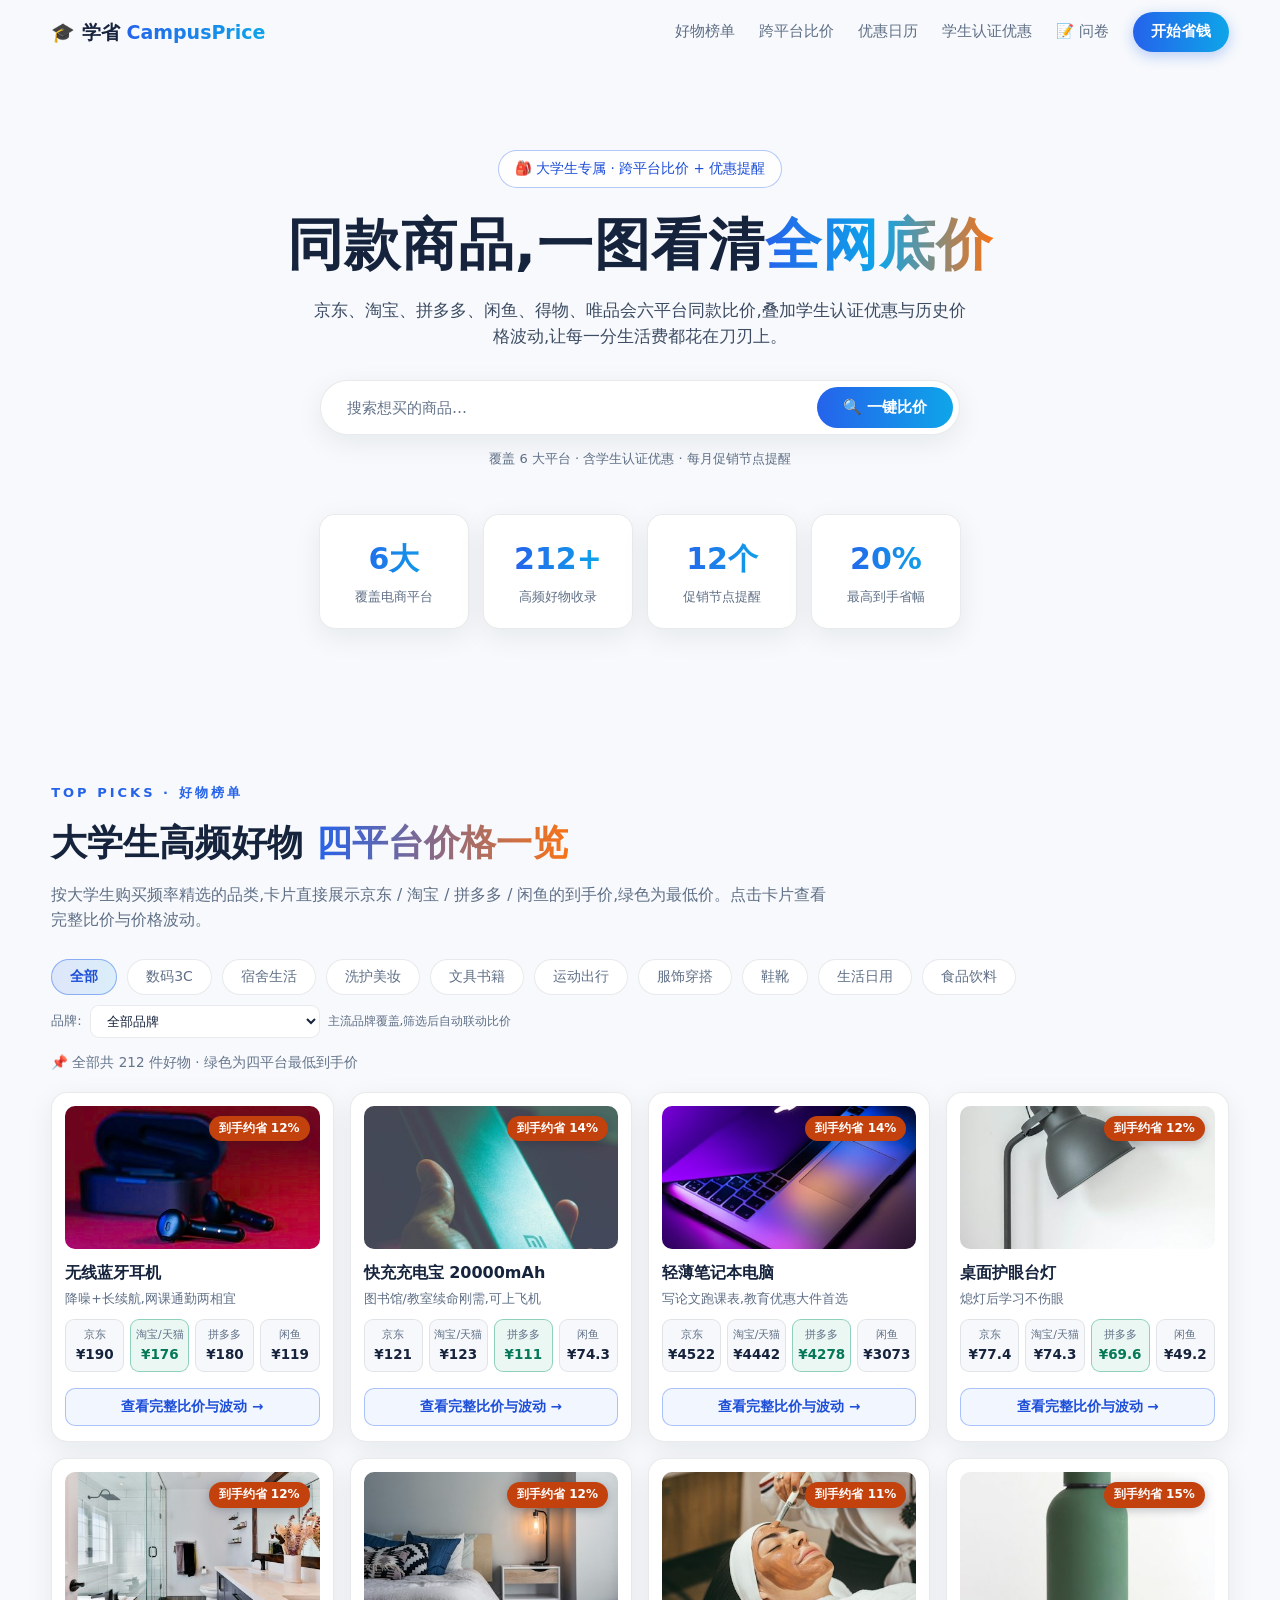
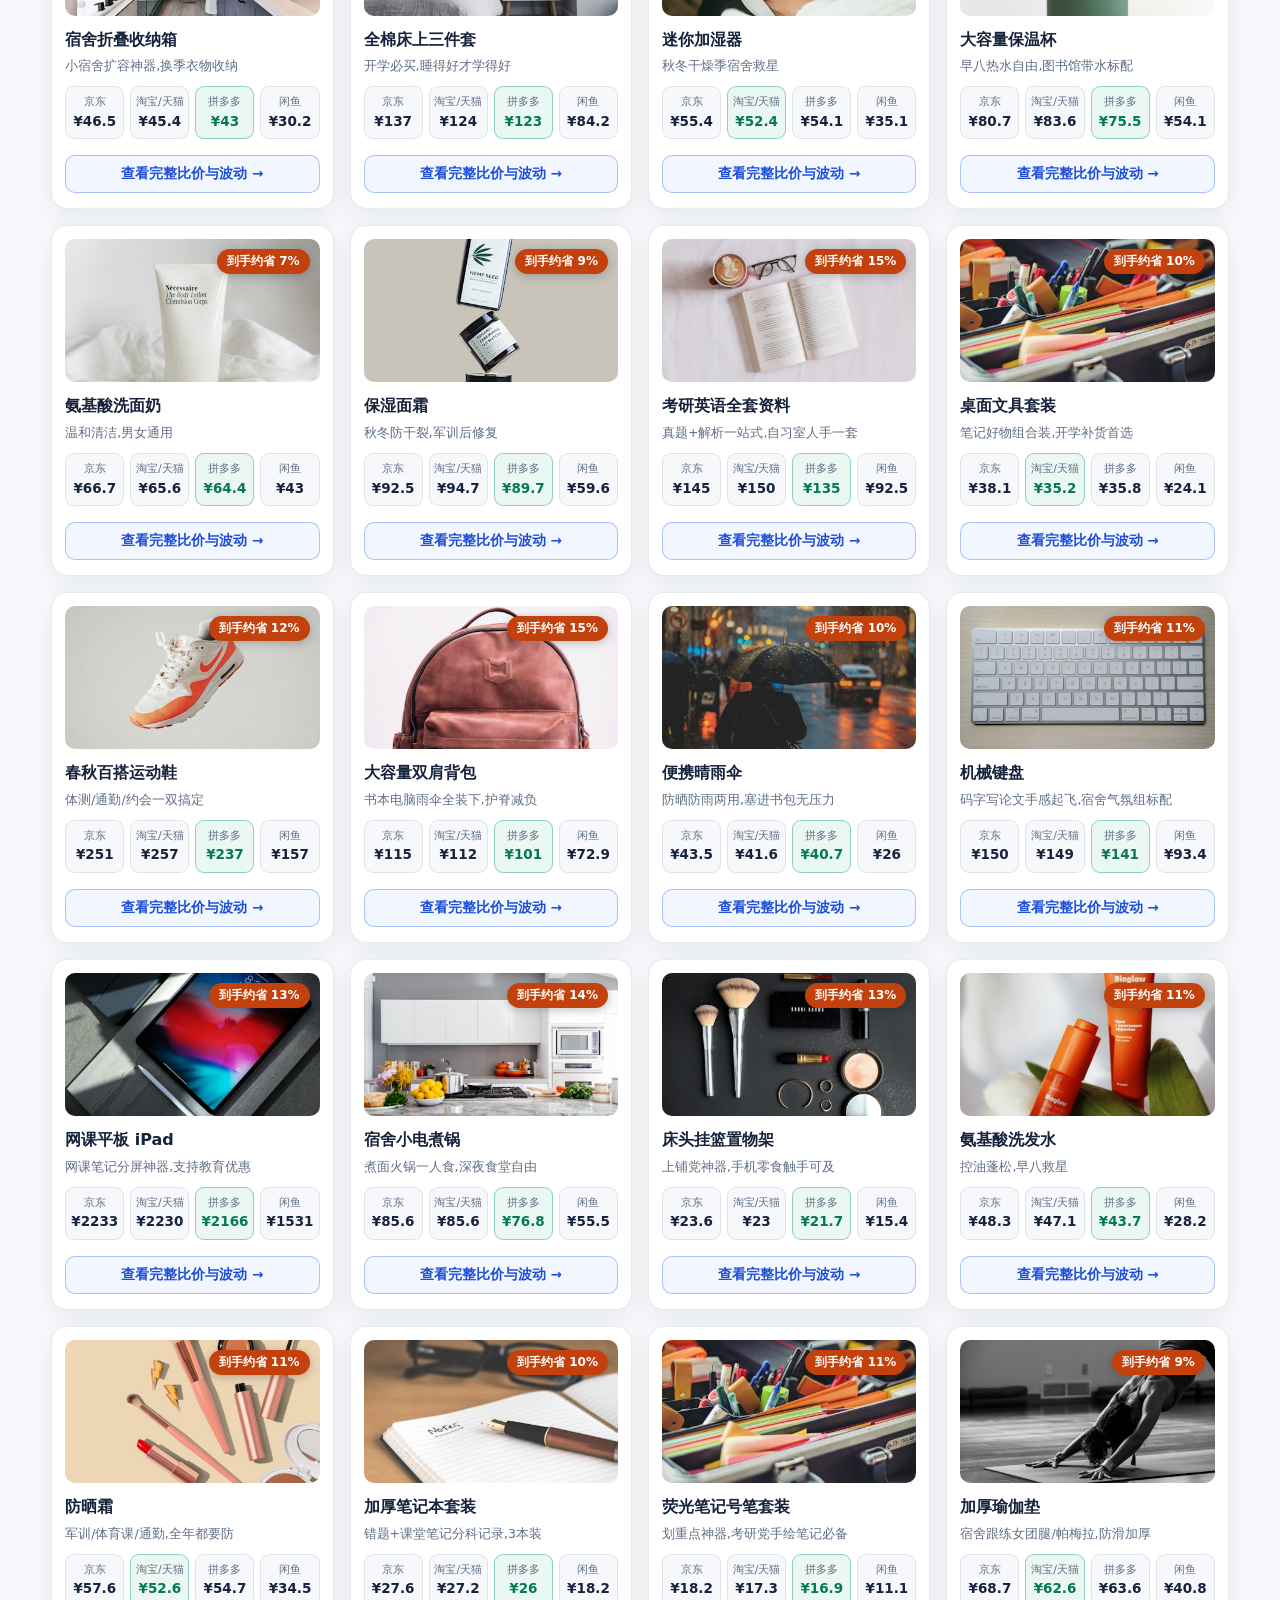
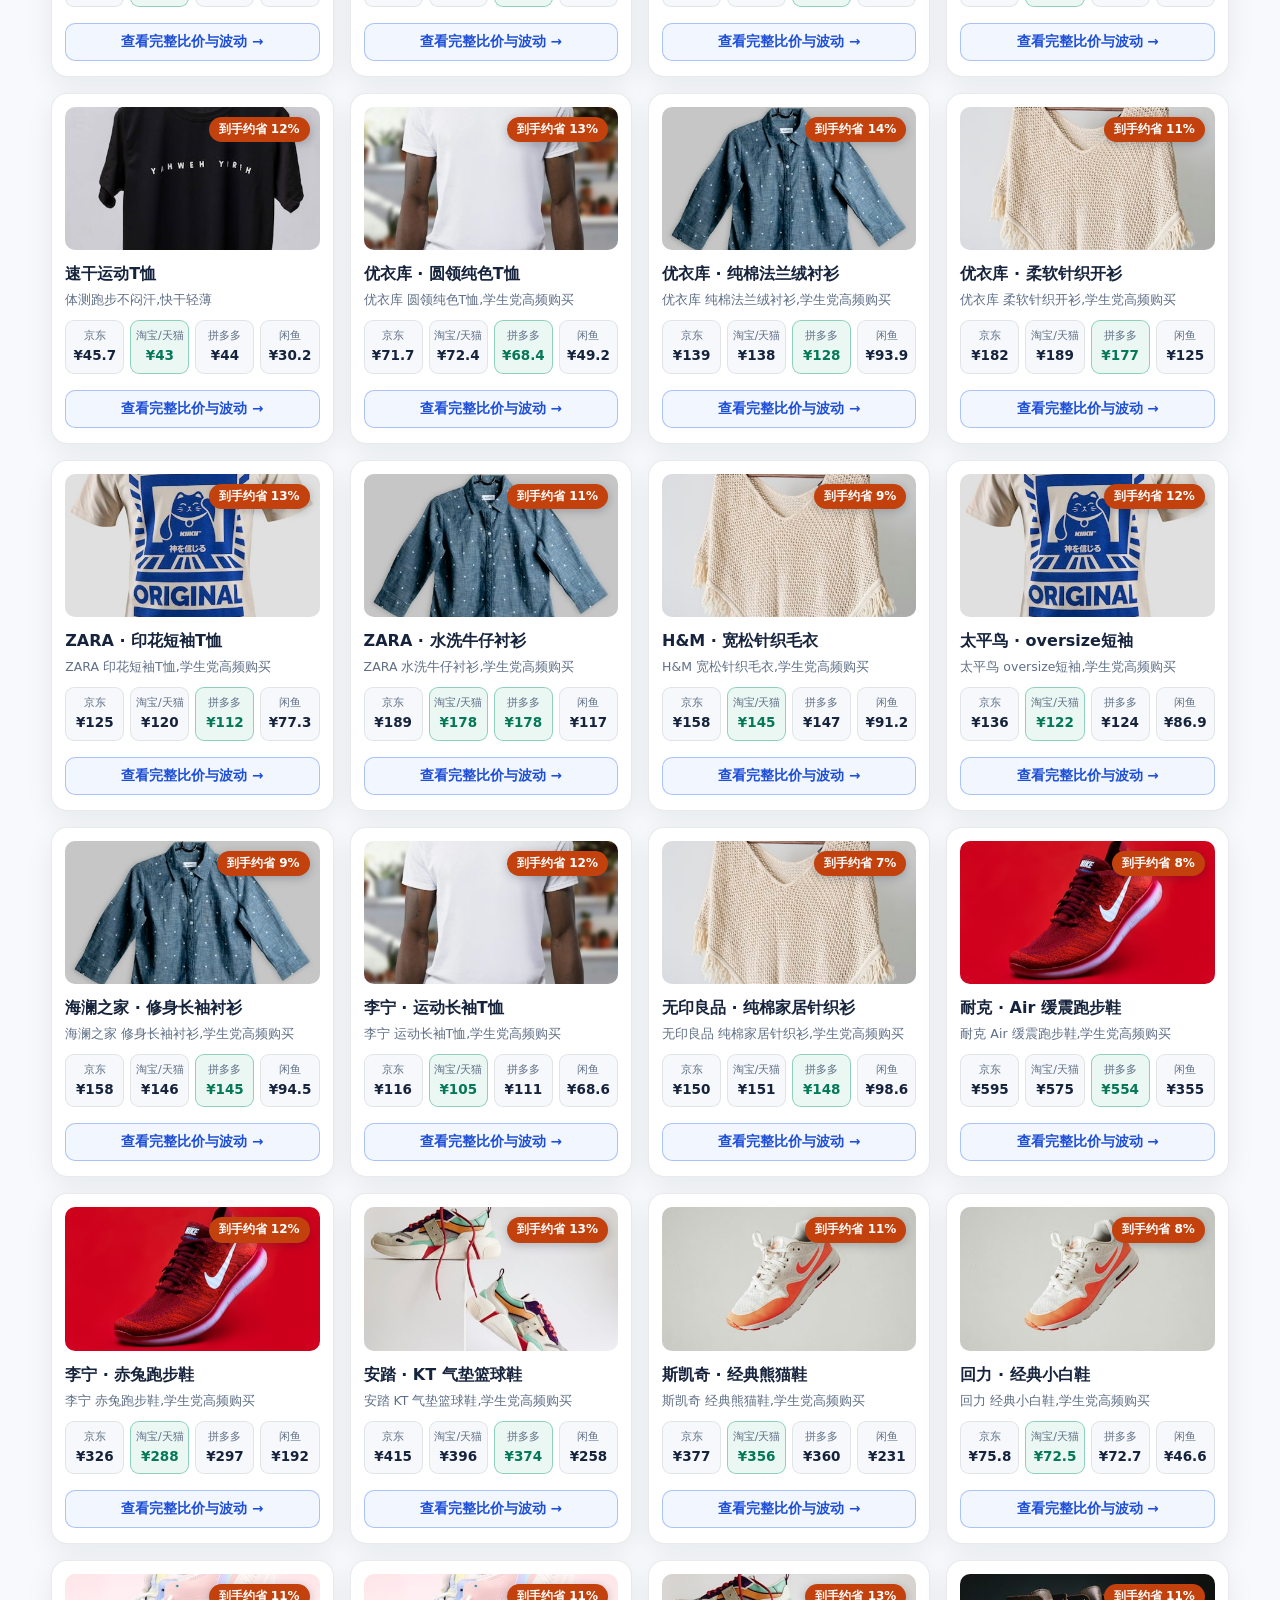
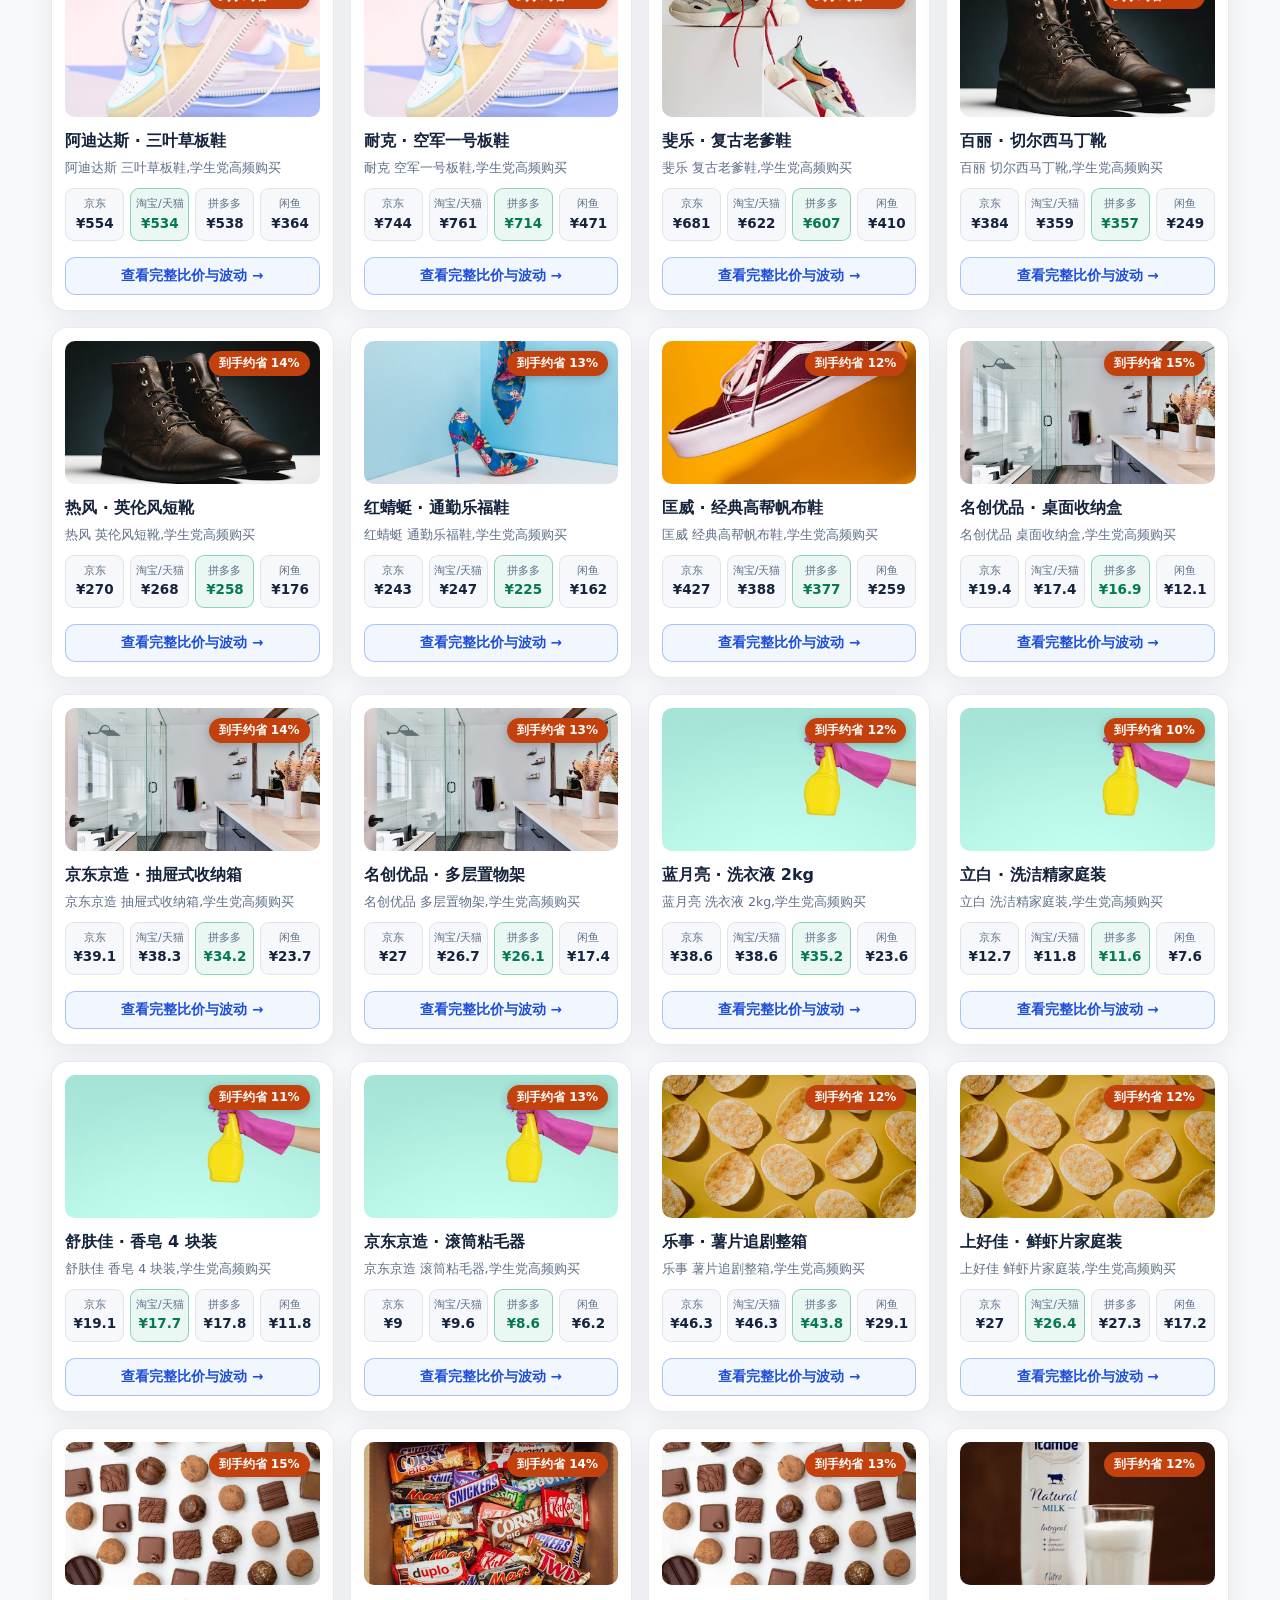
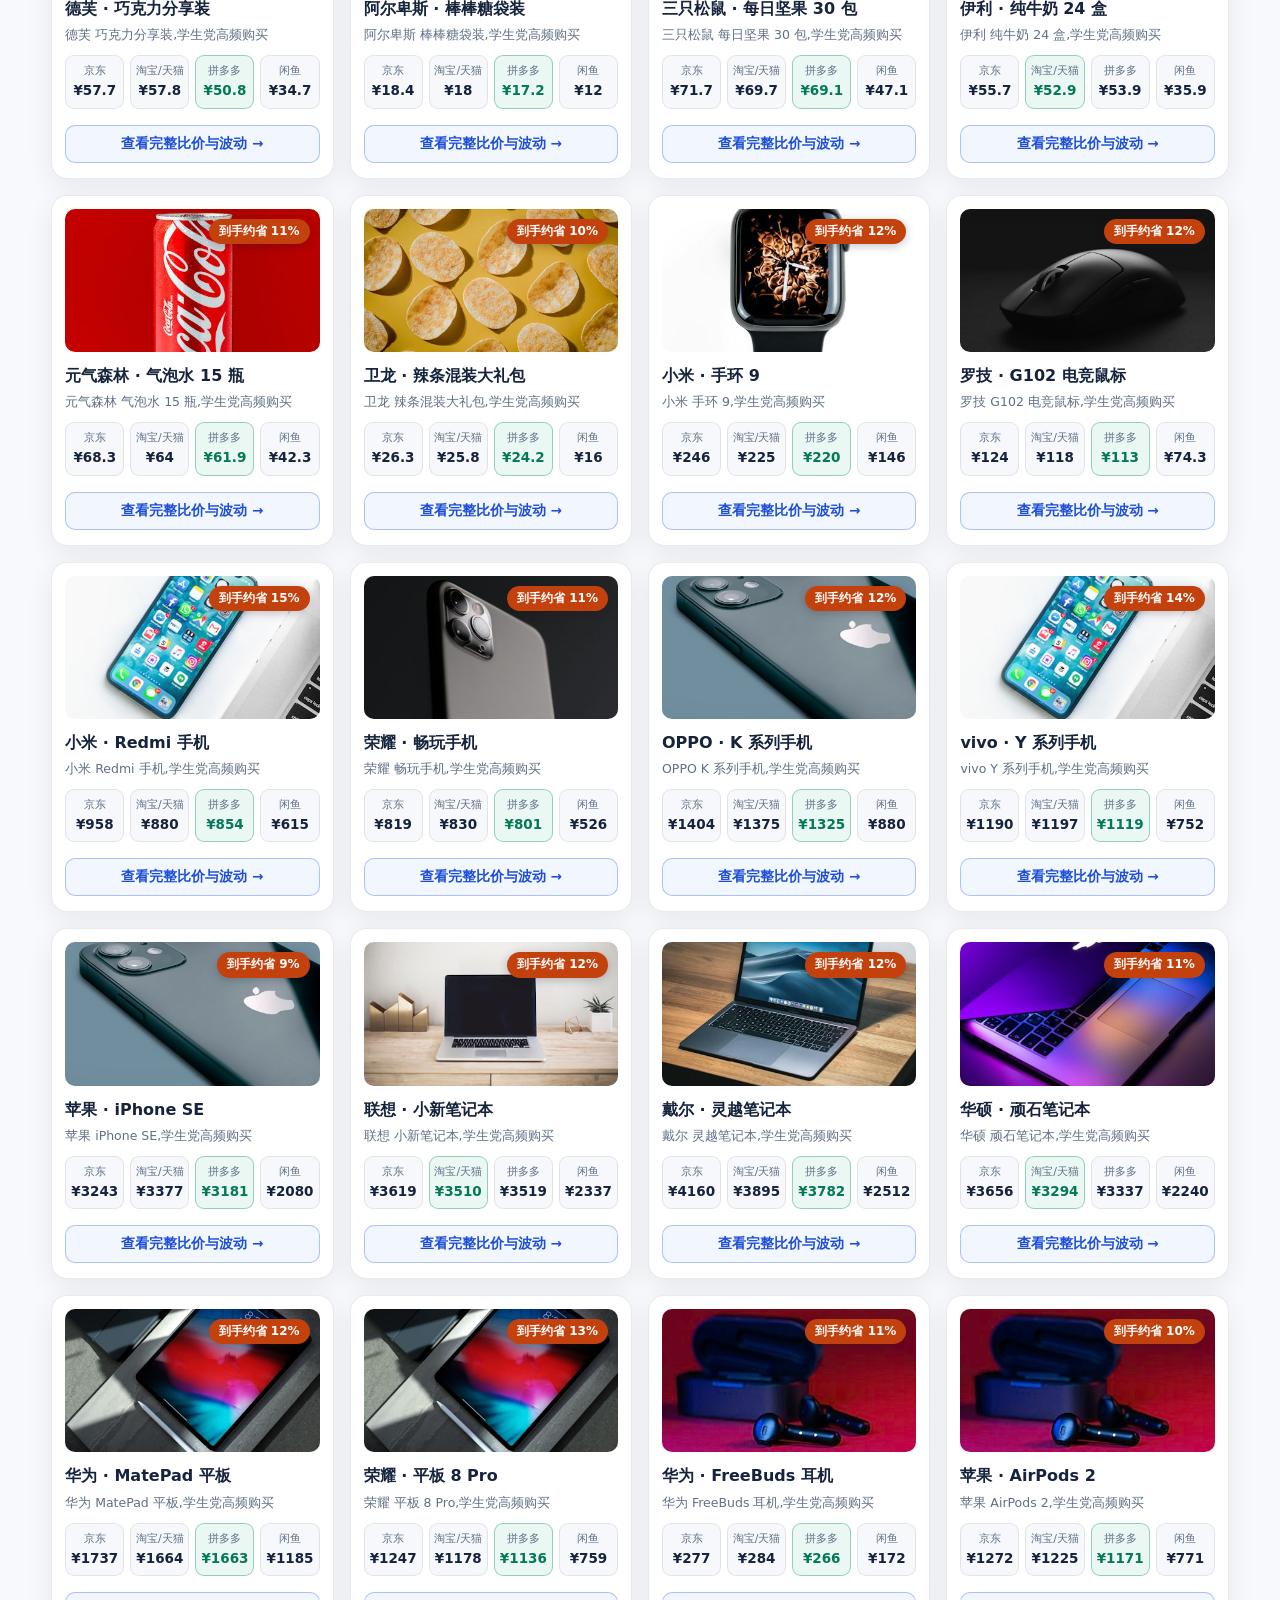
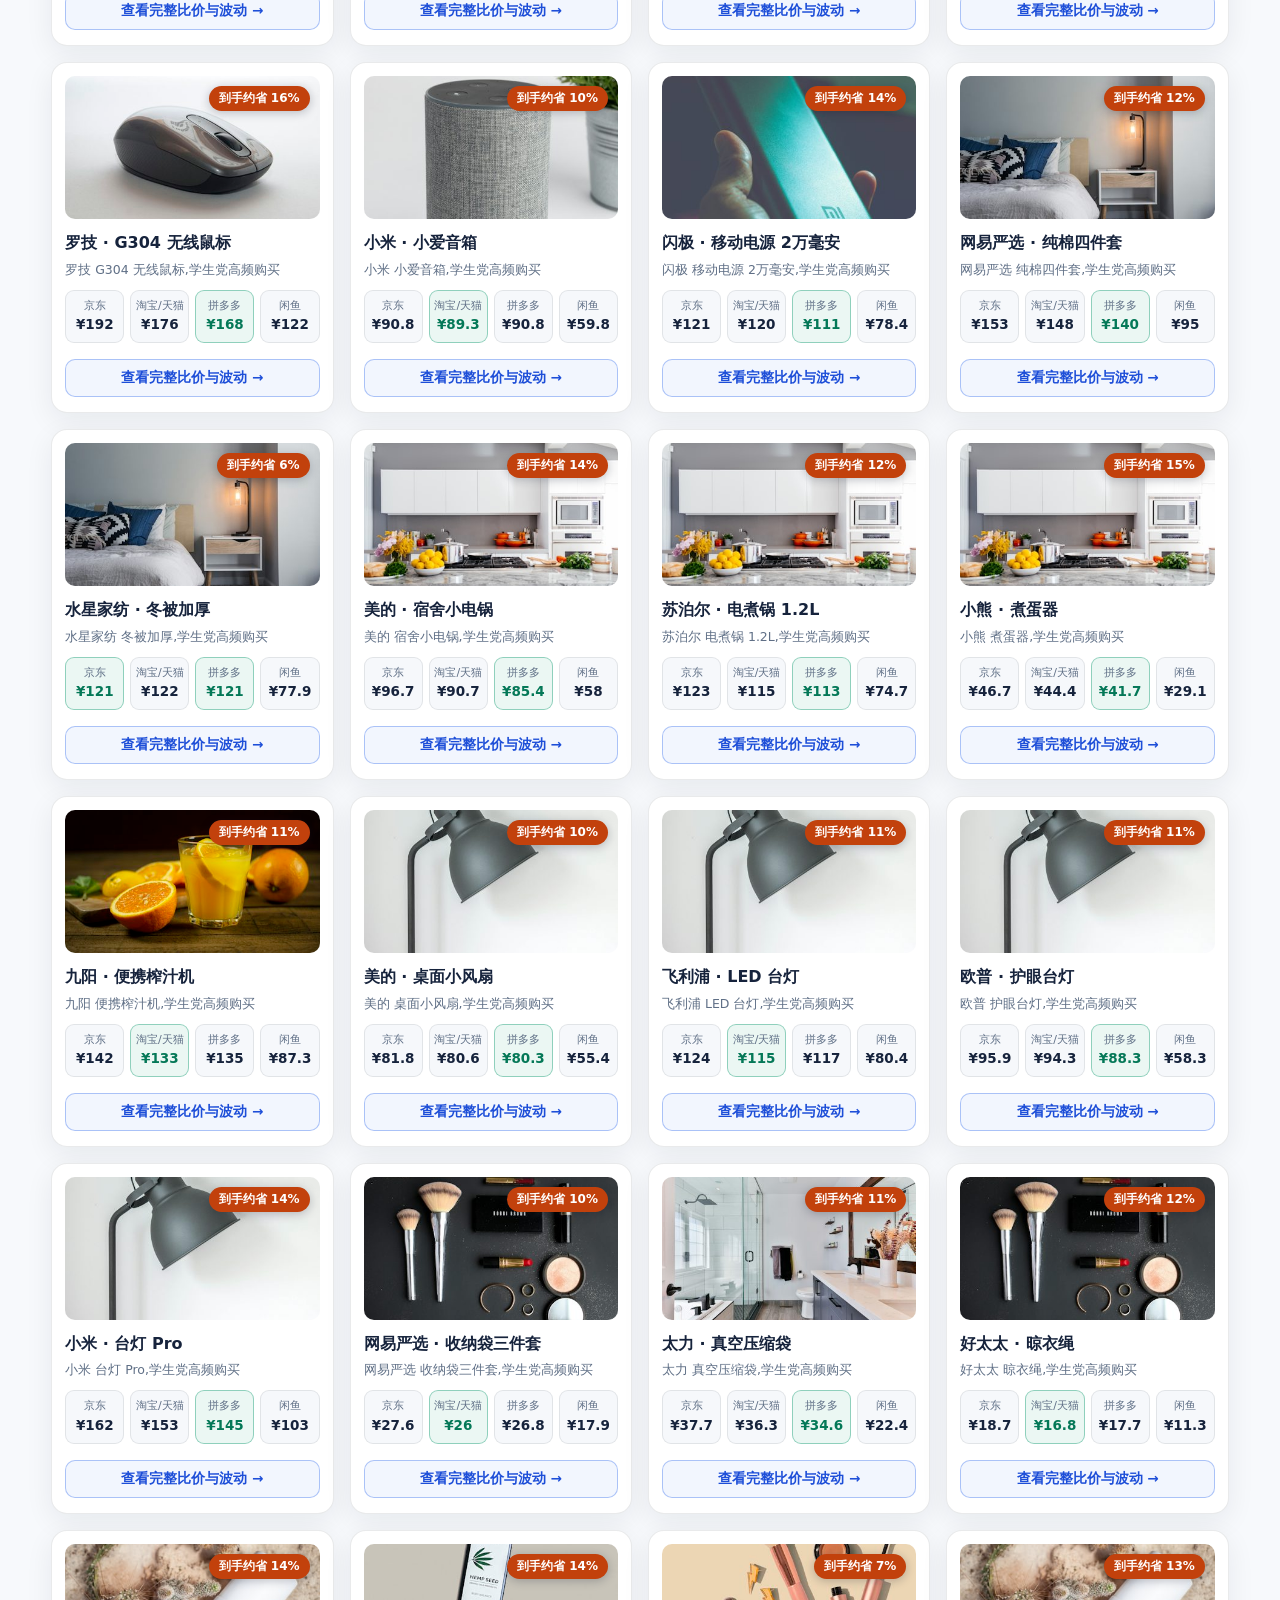
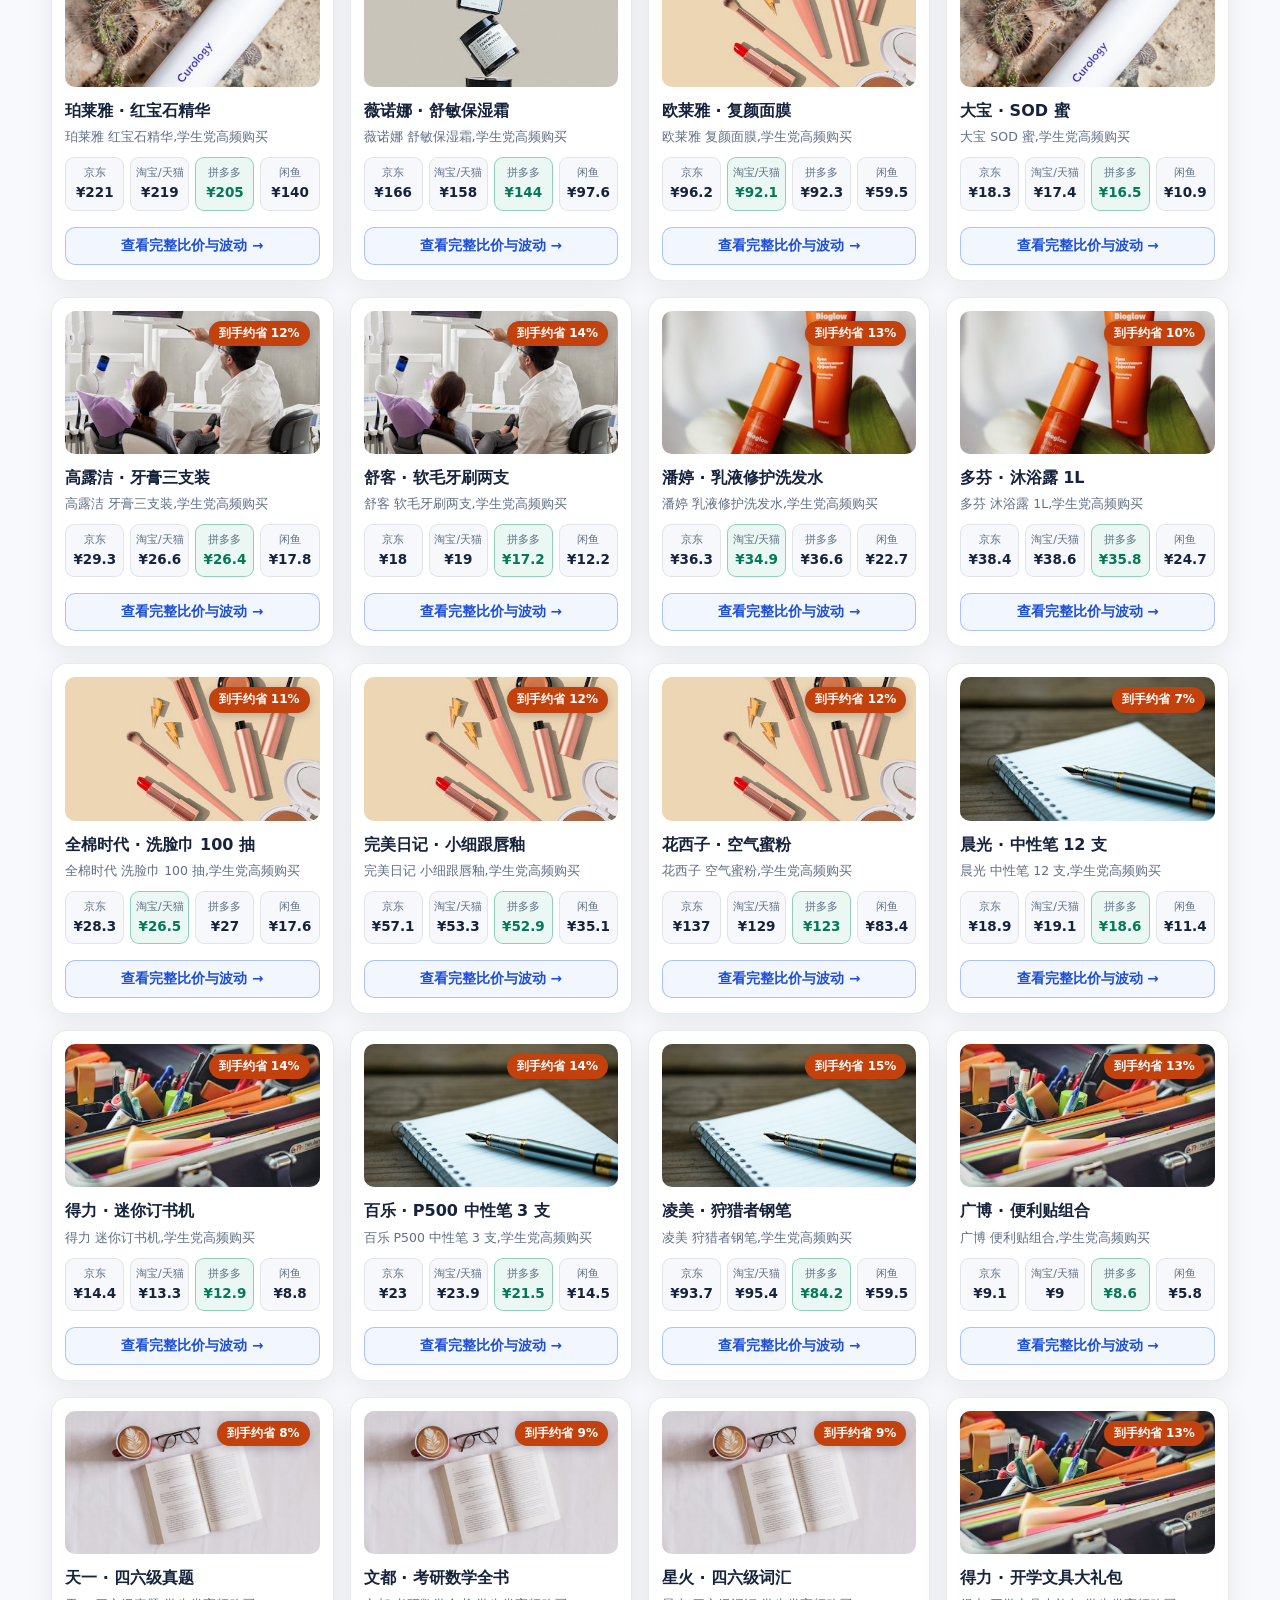
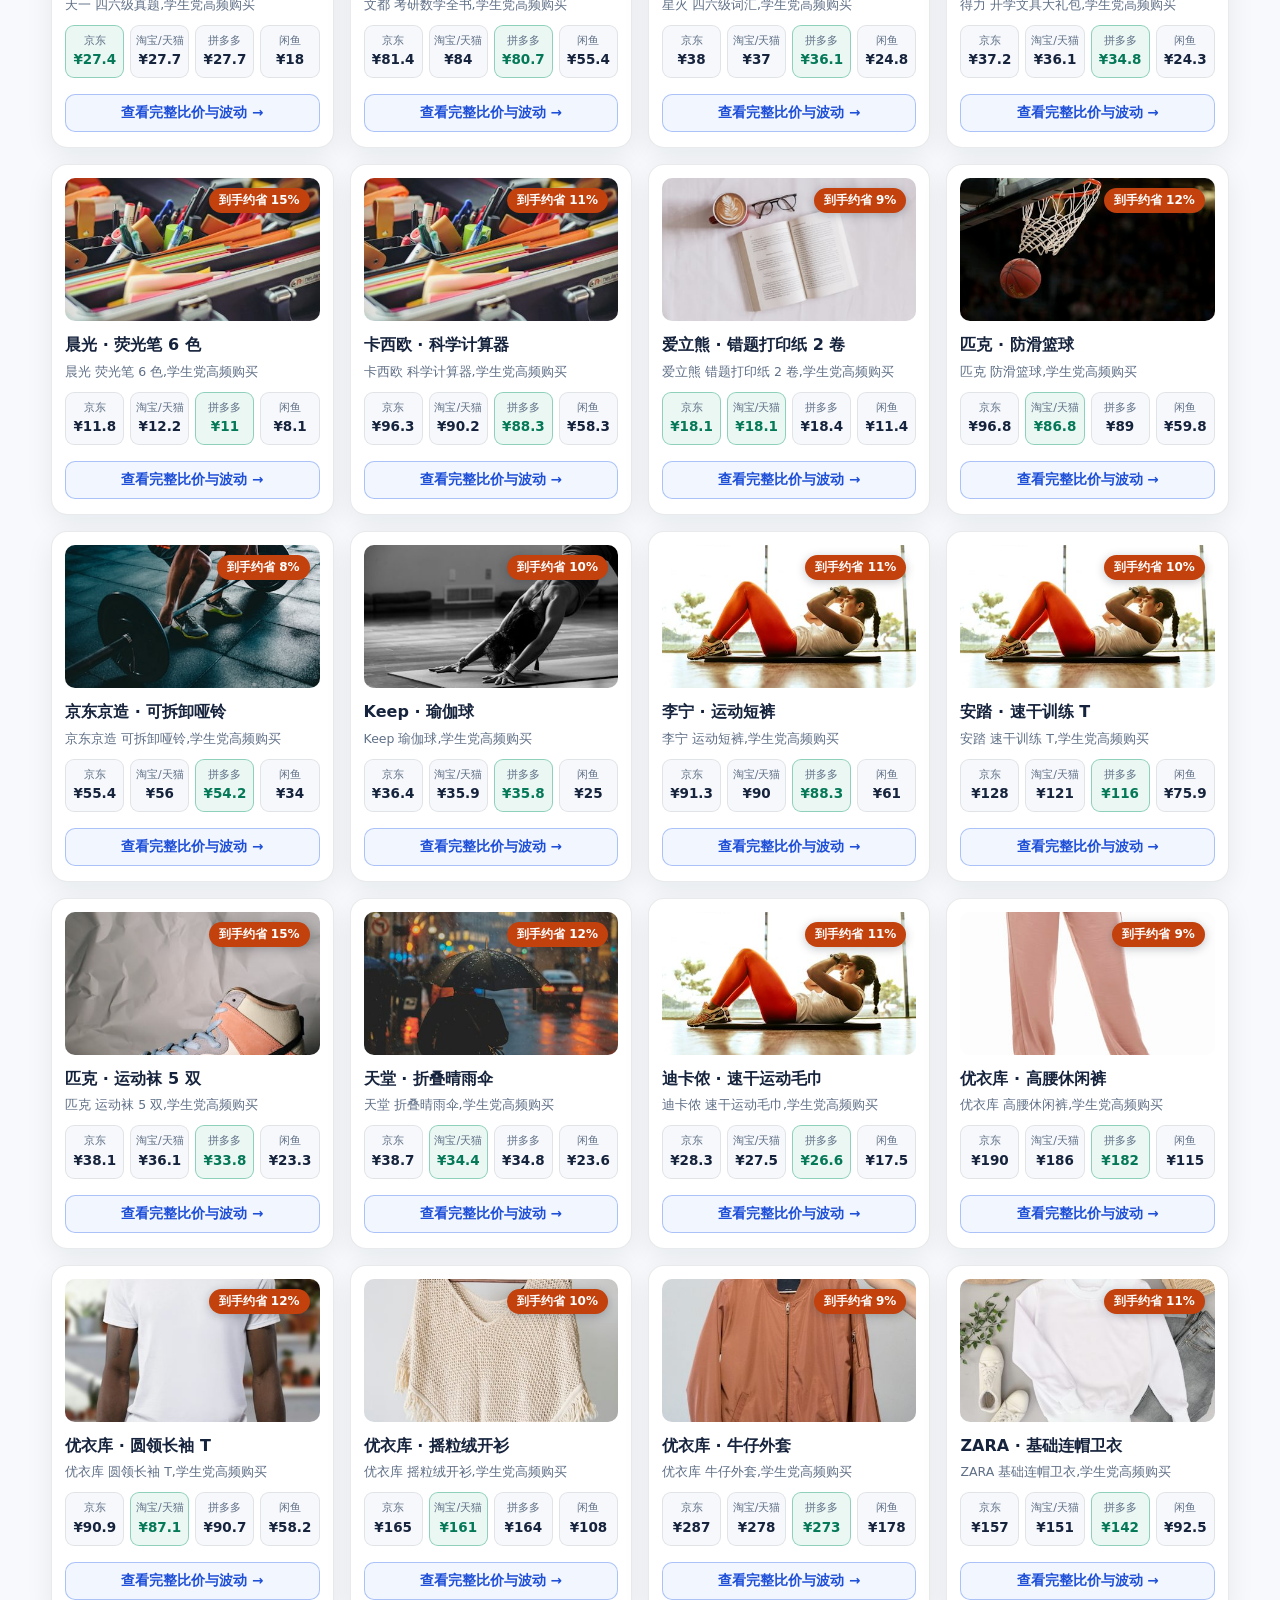
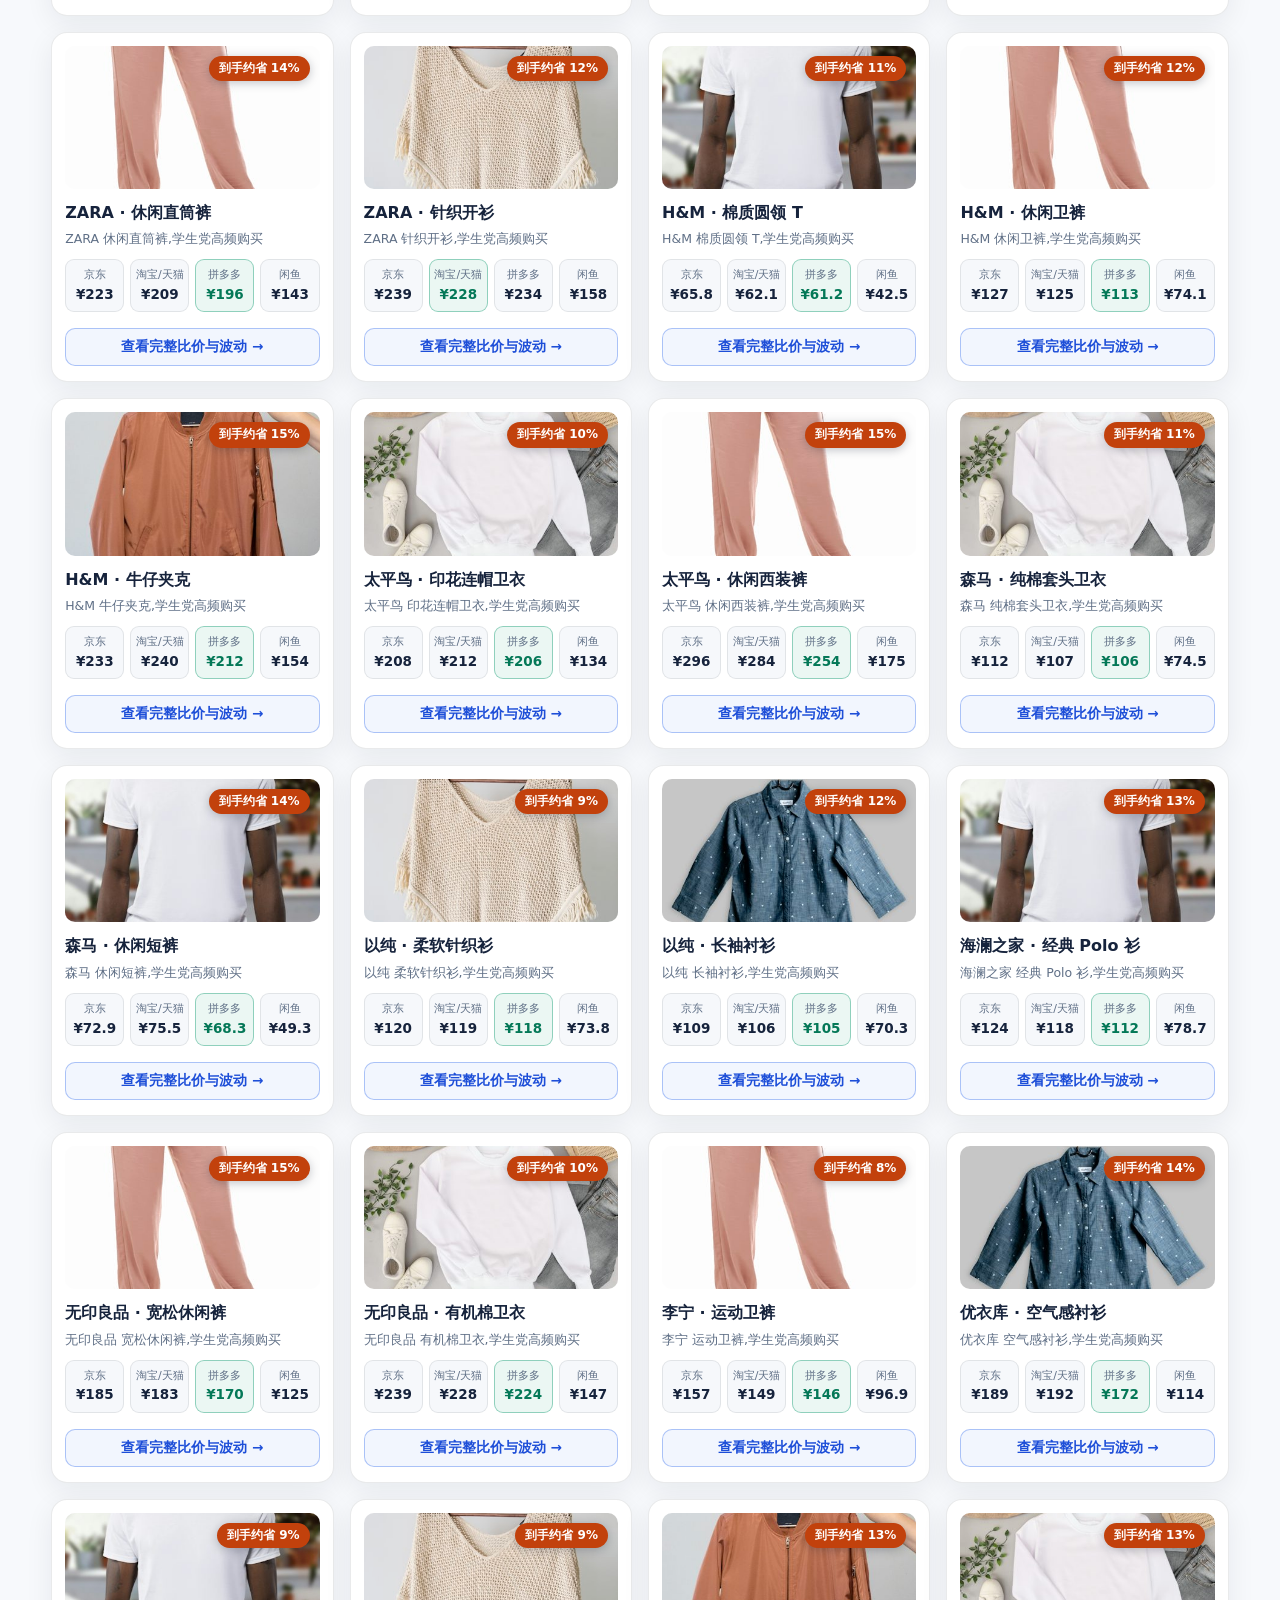
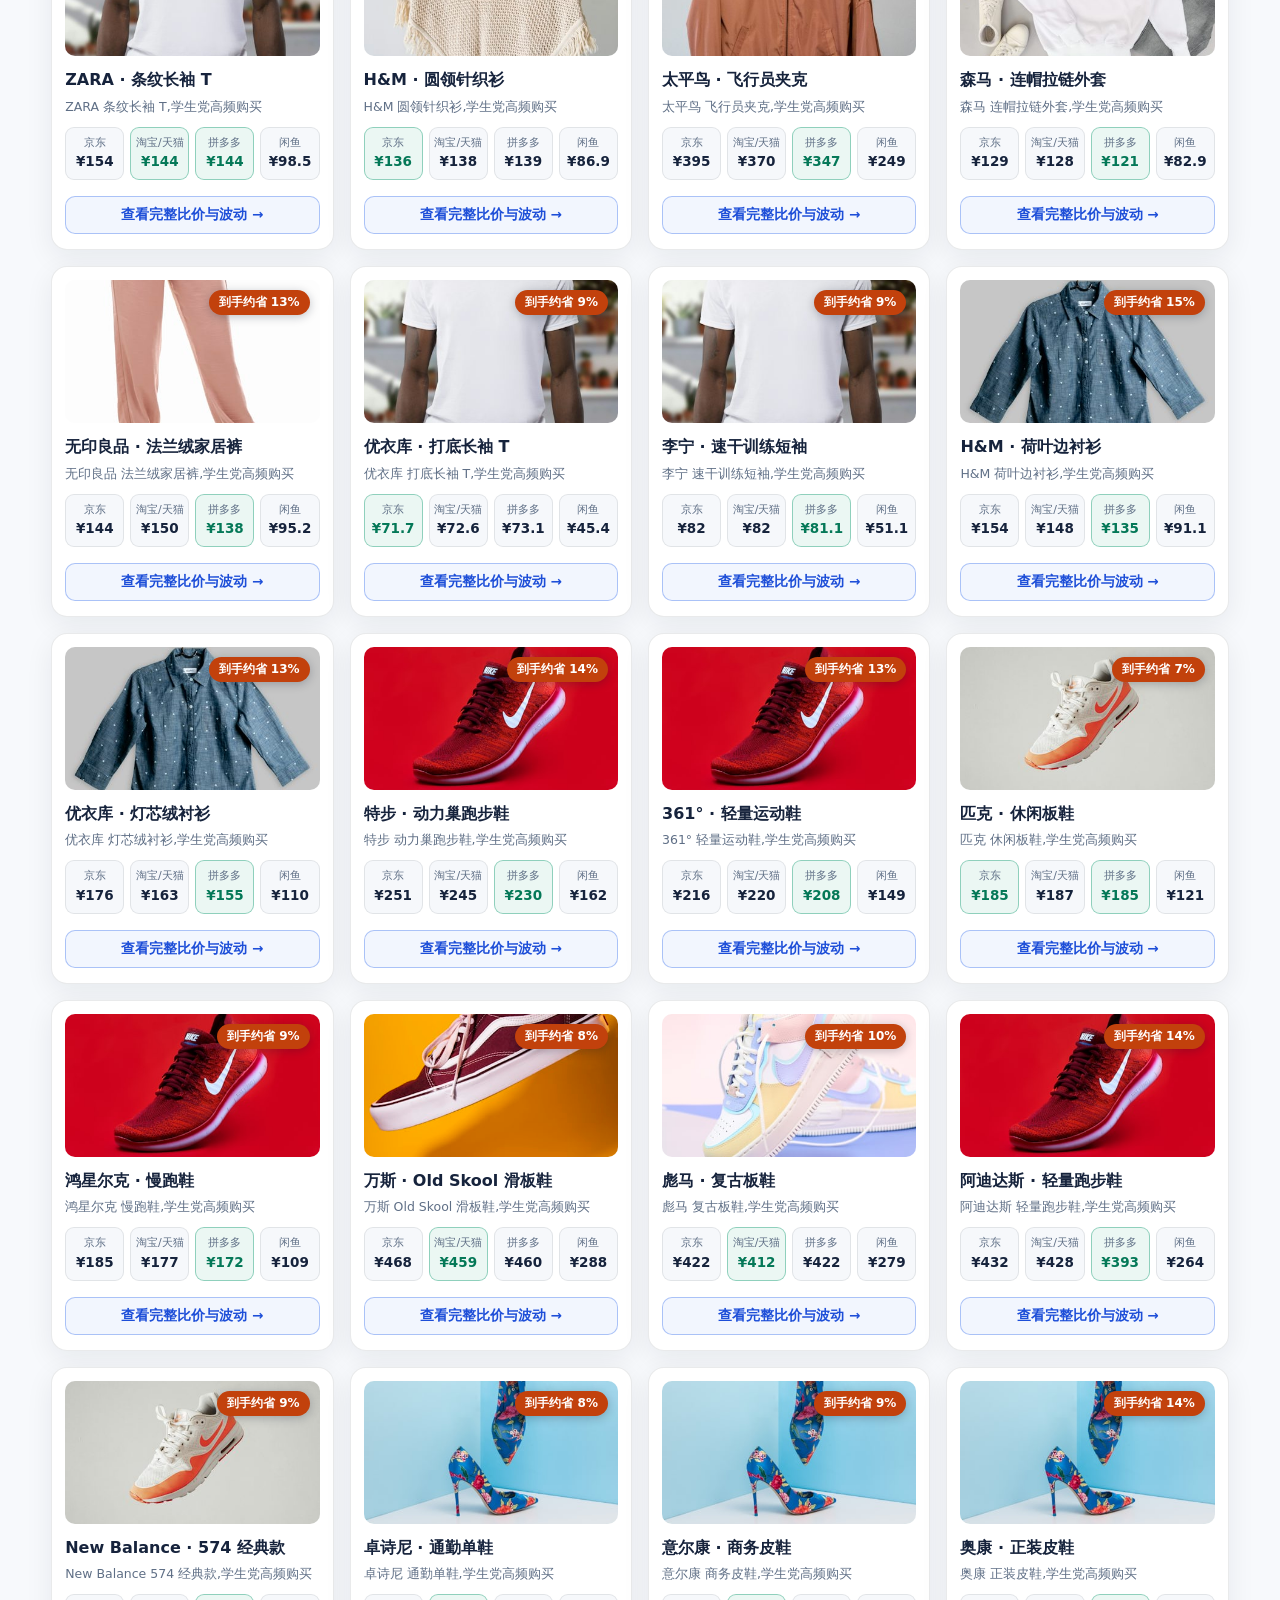
<file: index.html>
<!DOCTYPE html>
<html lang="zh-CN">
<head>
<meta charset="UTF-8">
<meta name="viewport" content="width=device-width, initial-scale=1.0">
<title>学省 CampusPrice · 大学生购物比价与优惠助手</title>
<meta name="description" content="给大学生的跨平台购物比价工具:京东/淘宝/拼多多/唯品会/闲鱼/得物同款比价,学生认证优惠汇总,历史价格波动与促销日历,让每一分生活费都花在刀刃上。">
<link rel="canonical" href="https://ppgod886.github.io/campusprice/">
<meta name="theme-color" content="#2563eb">
<!-- 社交分享卡片(Open Graph / Twitter):站内原先缺失,分享到微信/QQ/微博/推特时无标题、无摘要、无配图 -->
<meta property="og:type" content="website">
<meta property="og:site_name" content="学省 CampusPrice">
<meta property="og:locale" content="zh_CN">
<meta property="og:title" content="学省 CampusPrice · 大学生购物比价与优惠助手">
<meta property="og:description" content="给大学生的跨平台购物比价工具:京东/淘宝/拼多多/唯品会/闲鱼/得物同款比价,学生认证优惠汇总,历史价格波动与促销日历。">
<meta property="og:url" content="https://ppgod886.github.io/campusprice/">
<meta property="og:image" content="https://ppgod886.github.io/campusprice/assets/img/1606220945770-b5b6c2c55bf1.jpg">
<meta property="og:image:width" content="420">
<meta property="og:image:height" content="280">
<meta property="og:image:alt" content="学省 CampusPrice 收录的数码好物示例图">
<meta name="twitter:card" content="summary_large_image">
<meta name="twitter:title" content="学省 CampusPrice · 大学生购物比价与优惠助手">
<meta name="twitter:description" content="六平台同款比价 + 学生认证优惠 + 历史价格波动与促销日历,让每一分生活费都花在刀刃上。">
<meta name="twitter:image" content="https://ppgod886.github.io/campusprice/assets/img/1606220945770-b5b6c2c55bf1.jpg">
<link rel="icon" href="data:image/svg+xml,<svg xmlns='http://www.w3.org/2000/svg' viewBox='0 0 100 100'><text y='.9em' font-size='90'>🎓</text></svg>">
<link rel="stylesheet" href="assets/style.css?v=1790227301">
<!-- 关闭 JS 时 .reveal 的初始 opacity:0 没有任何脚本会摘掉,整页几乎全白;这里让静态内容直接可见 -->
<noscript><style>.reveal{opacity:1;transform:none}</style></noscript>
</head>
<body>

<!-- 键盘用户跳过固定导航条直达主体内容(仅获得焦点时可见) -->
<a class="skip-link" href="#main">跳到主要内容</a>

<!-- ============ 导航 ============ -->
<nav class="nav" id="nav" aria-label="主导航">
  <div class="nav-inner container">
    <a class="logo" href="#home">🎓 学省 <span>CampusPrice</span></a>
    <div class="nav-links" id="navMenu">
      <a href="#grid">好物榜单</a>
      <a href="#compare">跨平台比价</a>
      <a href="#calendar">优惠日历</a>
      <a href="#student">学生认证优惠</a>
      <a href="survey.html">📝 问卷</a>
      <a class="nav-cta" href="#grid">开始省钱</a>
    </div>
    <button class="burger" id="burger" aria-label="打开导航菜单" aria-controls="navMenu" aria-expanded="false">☰</button>
  </div>
</nav>

<!-- ============ Hero ============ -->
<header class="hero" id="home">
  <div class="container hero-inner">
    <div class="badge reveal">🎒 大学生专属 · 跨平台比价 + 优惠提醒</div>
    <h1 class="reveal">同款商品,一图看清<span class="grad">全网底价</span></h1>
    <p class="hero-sub reveal">京东、淘宝、拼多多、闲鱼、得物、唯品会六平台同款比价,叠加学生认证优惠与历史价格波动,让每一分生活费都花在刀刃上。</p>
    <form class="search reveal" id="searchForm" role="search" aria-label="商品搜索">
      <input id="searchInput" type="text" placeholder="搜索想买的商品…" aria-label="搜索想买的商品" autocomplete="off" enterkeyhint="search" spellcheck="false">
      <button type="submit">🔍 一键比价</button>
    </form>
    <div class="hero-note reveal">覆盖 6 大平台 · 含学生认证优惠 · 每月促销节点提醒</div>
    <div class="stats reveal">
      <div class="stat"><div class="num" data-count="6" data-suffix="大">0</div><div class="lbl">覆盖电商平台</div></div>
      <div class="stat"><div class="num" data-count="212" data-suffix="+">0</div><div class="lbl">高频好物收录</div></div>
      <div class="stat"><div class="num" data-count="12" data-suffix="个">0</div><div class="lbl">促销节点提醒</div></div>
      <div class="stat"><div class="num" data-count="20" data-suffix="%">0</div><div class="lbl">最高到手省幅</div></div>
    </div>
  </div>
</header>

<main id="main" tabindex="-1">
<!-- JS 被禁用时的兜底说明:榜单/比价/日历均由 assets/main.js 动态生成 -->
<noscript>
  <div class="container" style="padding-top:24px">
    <p class="load-fallback">本页的好物榜单、跨平台比价与优惠日历由 JavaScript 动态生成,请开启 JavaScript 后刷新页面查看。</p>
  </div>
</noscript>
<!-- ============ 好物榜单 ============ -->
<section class="section" id="grid">
  <div class="container">
    <div class="sec-head reveal">
      <div class="kicker">TOP PICKS · 好物榜单</div>
      <h2>大学生高频好物 <span class="accent">四平台价格一览</span></h2>
      <p class="sec-sub">按大学生购买频率精选的品类,卡片直接展示京东 / 淘宝 / 拼多多 / 闲鱼的到手价,绿色为最低价。点击卡片查看完整比价与价格波动。</p>
    </div>
    <!-- 品类筛选:10 个按钮是多选一的筛选器,用 aria-pressed 让读屏能听出当前生效项(展开态由 JS 同步) -->
    <div class="tabs reveal" id="tabs" role="group" aria-label="商品品类筛选">
      <button class="tab active" data-cat="全部" aria-pressed="true">全部</button>
      <button class="tab" data-cat="数码3C" aria-pressed="false">数码3C</button>
      <button class="tab" data-cat="宿舍生活" aria-pressed="false">宿舍生活</button>
      <button class="tab" data-cat="洗护美妆" aria-pressed="false">洗护美妆</button>
      <button class="tab" data-cat="文具书籍" aria-pressed="false">文具书籍</button>
      <button class="tab" data-cat="运动出行" aria-pressed="false">运动出行</button>
      <button class="tab" data-cat="服饰穿搭" aria-pressed="false">服饰穿搭</button>
      <button class="tab" data-cat="鞋靴" aria-pressed="false">鞋靴</button>
      <button class="tab" data-cat="生活日用" aria-pressed="false">生活日用</button>
      <button class="tab" data-cat="食品饮料" aria-pressed="false">食品饮料</button>
    </div>
    <div class="brand-bar reveal">
      <label for="brandSel">品牌:</label>
      <select id="brandSel" class="src-select"></select>
      <span class="brand-tip">主流品牌覆盖,筛选后自动联动比价</span>
    </div>
    <div class="result-note" id="resultNote" aria-live="polite">📌 按大学生购买热度排序 · 价格为演示样例,下单前以平台实时价为准</div>
    <div class="grid" id="productGrid"></div>
  </div>
</section>

<!-- ============ 跨平台比价 ============ -->
<section class="section alt" id="compare">
  <div class="container">
    <div class="sec-head reveal">
      <div class="kicker">COMPARE · 跨平台比价</div>
      <h2>同款六平台比价 <span class="accent">叠加学生优惠</span></h2>
      <p class="sec-sub">选择商品后自动对比六平台到手价:含大促活动、学生认证折扣与发货时效;右侧为近一年价格波动与入手建议。</p>
    </div>
    <div class="cmp-bar reveal">
      <form class="src-search" id="cmpSearchForm" autocomplete="off" role="search" aria-label="比价商品搜索">
        <input id="cmpSearch" type="text" placeholder="🔍 搜索商品加入比价…" aria-label="搜索商品加入比价" enterkeyhint="search" spellcheck="false">
        <button type="submit" class="src-go">比价</button>
        <div class="src-suggest" id="cmpSuggest"></div>
      </form>
      <label for="cmpSelect">或选择商品:</label>
      <select id="cmpSelect"></select>
    </div>
    <div class="cmp-cur reveal" id="cmpCur" aria-live="polite"></div>
    <div class="agg-bar reveal" id="aggBar"></div>
    <div class="cmp-wrap reveal">
      <div class="panel cmp-table-panel">
        <div class="cmp-summary" id="cmpSummary"></div>
        <div class="ptable-wrap">
          <table class="src-table">
            <caption class="sr-only">六平台同款商品到手价对比表,含标价、优惠活动、学生优惠、到手价、发货时效与购买入口</caption>
            <thead><tr><th scope="col">平台</th><th scope="col">标价</th><th scope="col">优惠活动</th><th scope="col">学生优惠</th><th scope="col">到手价</th><th scope="col">发货时效</th><th scope="col">购买</th></tr></thead>
            <tbody id="cmpBody"></tbody>
          </table>
        </div>
        <p class="table-hint">👈 手机上表格可<b>左右滑动</b>,查看「学生优惠 / 到手价 / 发货时效 / 购买」👉</p>
        <p class="form-tip" style="margin-top:12px">💡 到手价 = 标价叠加平台活动与学生认证折扣后的估算值(演示数据);绿色行是当前新货最低价,闲鱼仅作二手参考不计入最低价。</p>
      </div>
      <aside class="panel cmp-chart-panel">
        <h3>📉 近一年价格波动</h3>
        <!-- canvas 本身没有可访问名称;趋势数值同时以文字列在下方 #piBox 中,这里只补一个图片名 -->
        <div class="chart-box"><canvas id="trendChart" role="img" aria-label="近一年价格走势折线图,各月具体价格见下方文字列表"></canvas></div>
        <div class="pi-box" id="piBox"></div>
      </aside>
    </div>
  </div>
</section>

<!-- ============ 优惠日历 ============ -->
<section class="section" id="calendar">
  <div class="container">
    <div class="sec-head reveal">
      <div class="kicker">CALENDAR · 优惠日历</div>
      <h2>全年促销节点 <span class="accent">什么时候买最省</span></h2>
      <p class="sec-sub">大学生的钱要花在刀刃上:大促囤全年刚需,平峰期只买急用的。已自动高亮当前月份。</p>
    </div>
    <div class="cal-grid reveal" id="calGrid"></div>
    <p class="form-tip reveal" style="margin-top:14px">💡 经验法则:数码大件等 618 / 双11(力度全年最大),美妆洗护蹲 38 节 / 双11,文具日用品开学季与双12 补货即可。</p>
  </div>
</section>

<!-- ============ 学生认证优惠 ============ -->
<section class="section alt" id="student">
  <div class="container">
    <div class="sec-head reveal">
      <div class="kicker">STUDENT · 学生认证</div>
      <h2>学生认证优惠汇总 <span class="accent">不认证=多花钱</span></h2>
      <p class="sec-sub">一张学生身份(学信网 / 校园邮箱 / 学生证)能薅的羊毛,提前认证好,下单直接减。</p>
    </div>
    <div class="stu-grid reveal">
      <div class="stu-card"><div class="stu-icon">🍎</div><b>Apple 教育优惠</b><p>Mac / iPad 指定机型教育优惠价,返校季额外赠送耳机;需学信网或校园邮箱验证。</p></div>
      <div class="stu-card"><div class="stu-icon">💻</div><b>华为 / 小米教育优惠</b><p>笔记本、平板学生专享立减,部分机型赠配件;官网学生频道认证后下单。</p></div>
      <div class="stu-card"><div class="stu-icon">🐶</div><b>京东学生价</b><p>校园学生认证后享专属学生价、包邮券与PLUS体验;数码日用品力度大。</p></div>
      <div class="stu-card"><div class="stu-icon">🛍️</div><b>88VIP 学生卡</b><p>淘宝88VIP学生认证半价开卡,全场约95折+大额券,囤日用品非常划算。</p></div>
      <div class="stu-card"><div class="stu-icon">🧧</div><b>拼多多百亿补贴</b><p>无需学生认证,直接补贴全网低价;数码类下单前先来这比一口价。</p></div>
      <div class="stu-card"><div class="stu-icon">📺</div><b>数字服务学生半价</b><p>B站大会员、网易云音乐、百度网盘等学生认证半价,追课听歌追剧都省钱。</p></div>
    </div>
  </div>
</section>
</main>

<footer class="footer">
  <div class="container">
    <div class="f-logo">🎓 学省 <span>CampusPrice</span></div>
    <p>大学生购物比价与优惠助手 · 跨平台比价 / 价格波动 / 优惠日历 / 学生认证</p>
    <p class="f-note">本站为比价方法演示,商品与价格为模拟样例,下单前请以各平台实时价格与活动为准 · 理性消费,按需购买</p>
    <p class="f-note">💝 帮我们做得更好:<a href="survey.html" style="color:#1d4ed8">花 2 分钟填写用户体验问卷</a></p>
  </div>
</footer>

<script src="assets/chart.umd.min.js?v=1790227301"></script>
<script src="assets/main.js?v=1790227301"></script>
<script>
/* 兜底:若 assets/main.js 网络加载或执行失败,首屏动态区域会保持为空,这里补一条可读提示 */
window.addEventListener('load', function () {
  ['productGrid', 'calGrid'].forEach(function (id) {
    var el = document.getElementById(id);
    if (el && !el.children.length) {
      el.innerHTML = '<p class="load-fallback">内容加载失败,请检查网络后刷新重试。</p>';
    }
  });
});
</script>
<div id="toast2" role="status" aria-live="polite"></div>
</body>
</html>
</file>
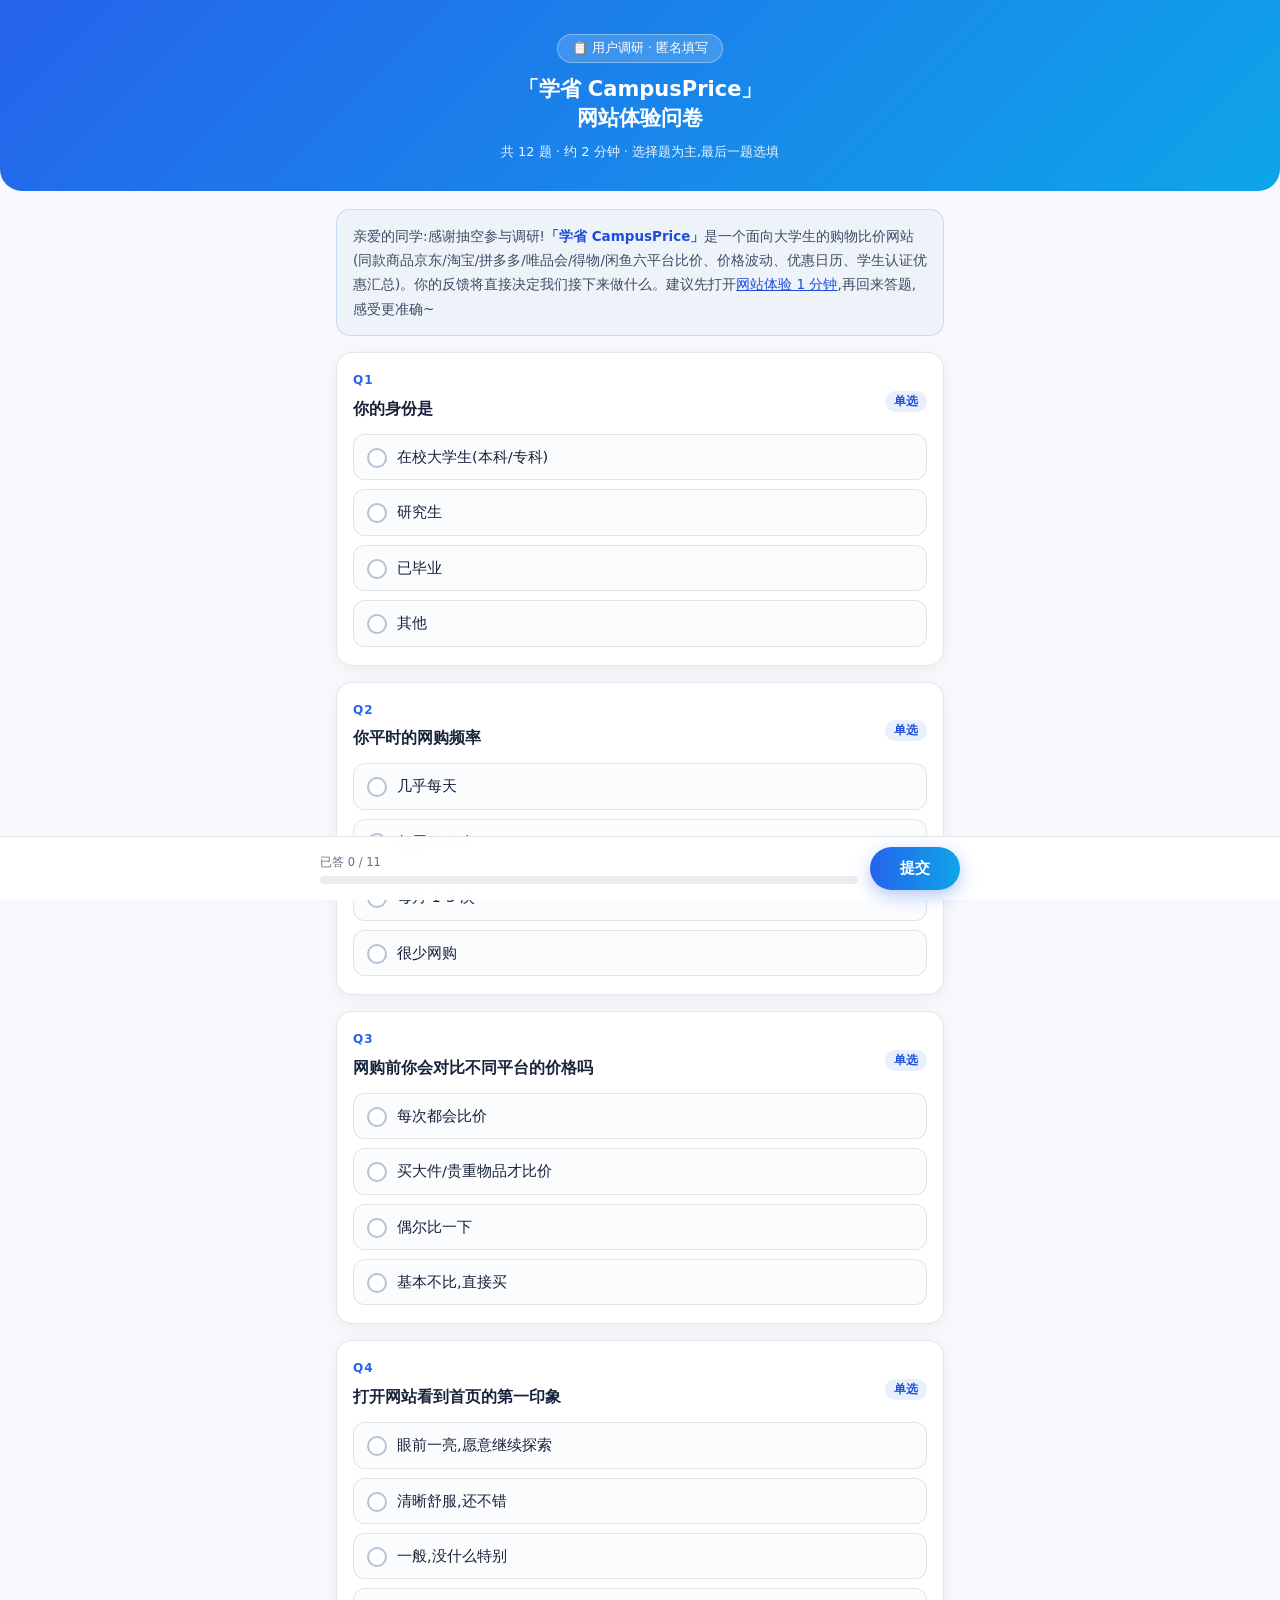
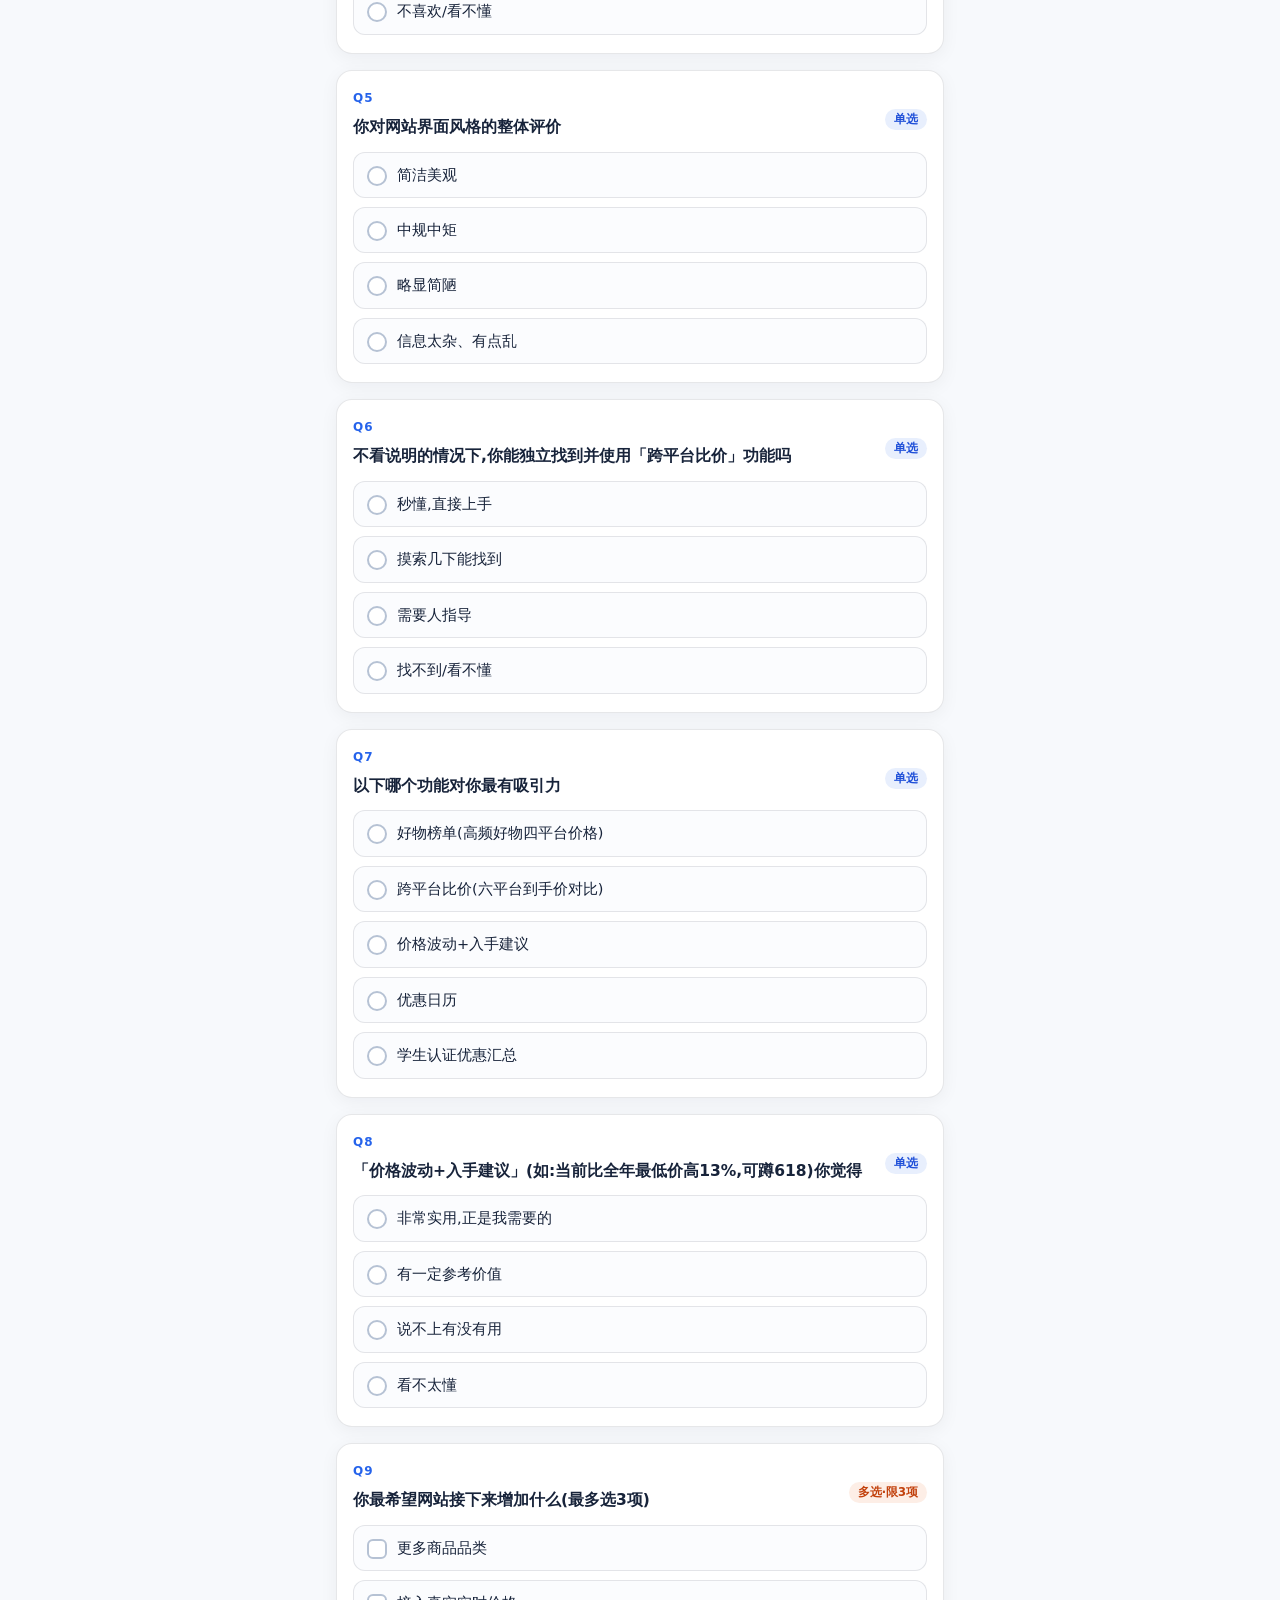
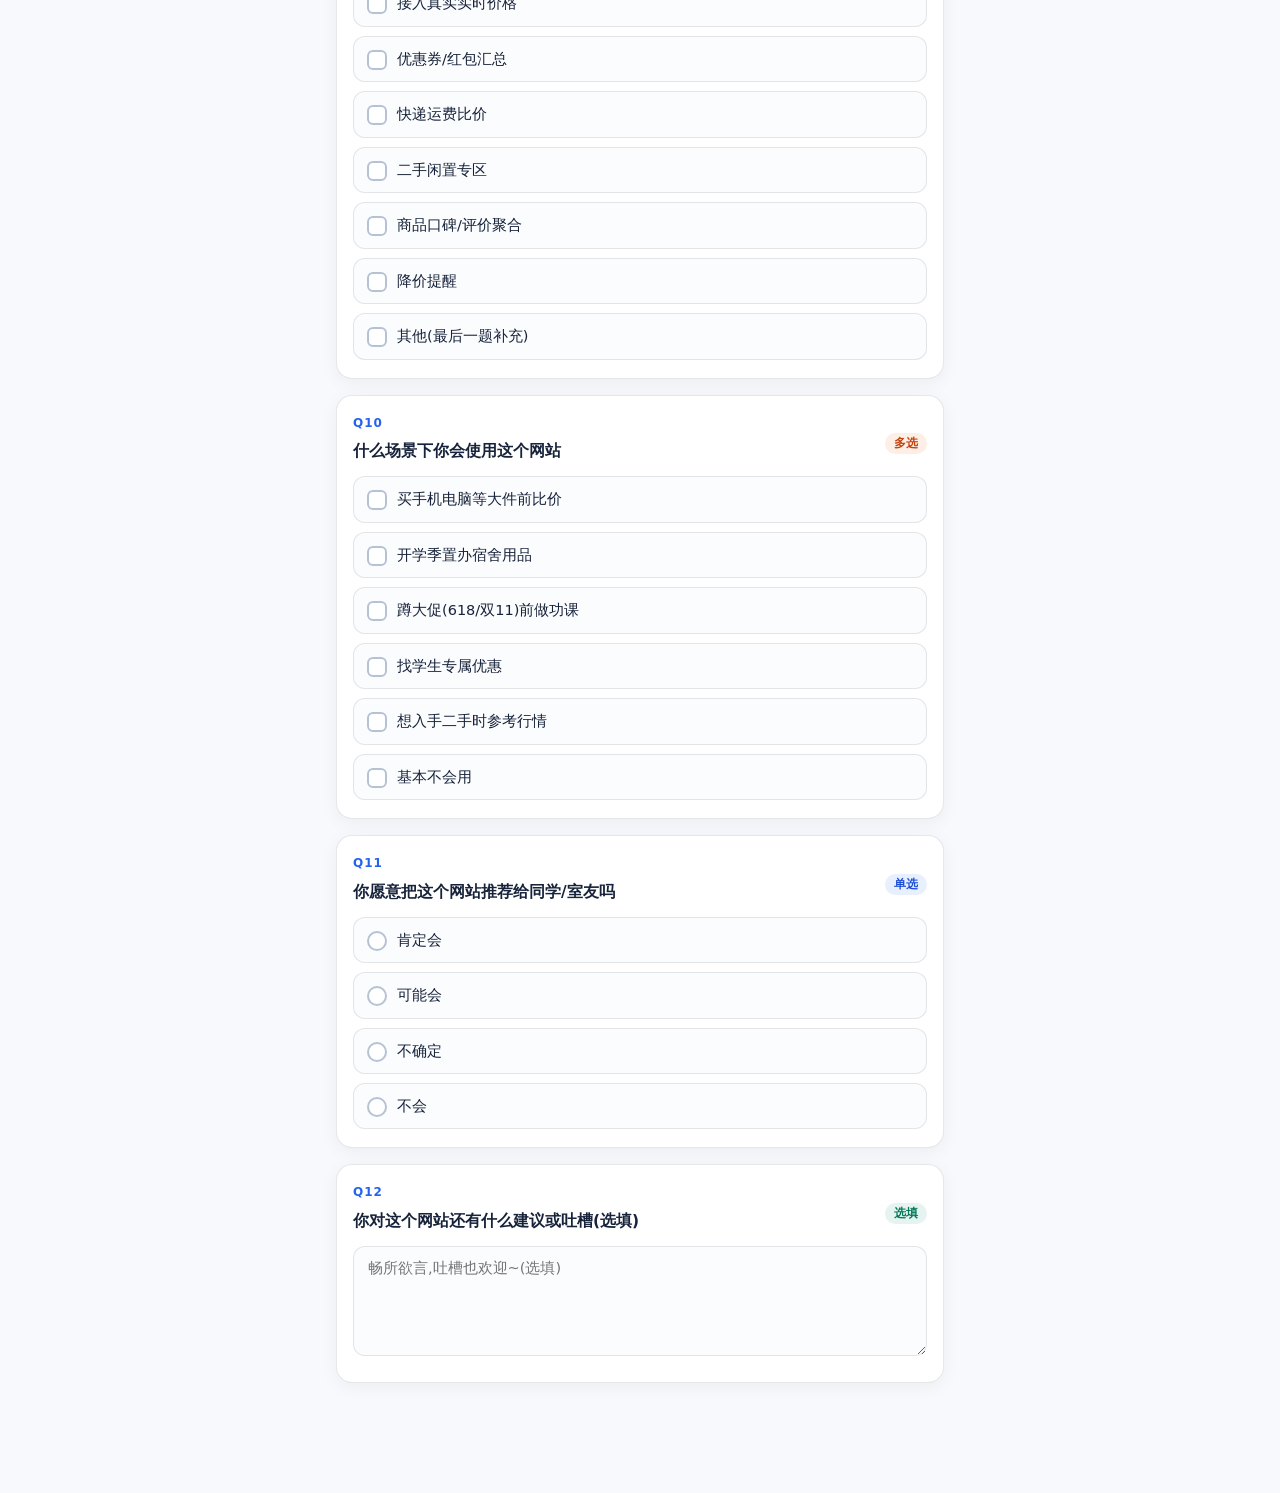
<file: survey.html>
<!DOCTYPE html>
<html lang="zh-CN">
<head>
<meta charset="UTF-8">
<meta name="viewport" content="width=device-width, initial-scale=1.0">
<title>学省 CampusPrice · 用户体验问卷（约2分钟）</title>
<meta name="description" content="大学生购物比价网站「学省 CampusPrice」用户调研,12题约2分钟,匿名填写,帮我们把网站做得更好用。">
<link rel="icon" href="data:image/svg+xml,<svg xmlns='http://www.w3.org/2000/svg' viewBox='0 0 100 100'><text y='.9em' font-size='90'>📋</text></svg>">
<style>
:root{--bg:#f7f9fc;--card:#fff;--line:rgba(15,23,42,.1);--text:#17233a;--muted:#5f6f86;--blue:#2563eb;--blue-d:#1d4ed8;--green:#059669;--red:#dc2626;--fill:#eef3fa}
*{margin:0;padding:0;box-sizing:border-box;-webkit-tap-highlight-color:transparent}
body{font-family:"Noto Sans SC","PingFang SC","Microsoft YaHei",system-ui,sans-serif;background:var(--bg);color:var(--text);line-height:1.65}
.wrap{max-width:640px;margin:0 auto;padding:0 16px 110px}
header{background:linear-gradient(135deg,#2563eb,#0ea5e9);color:#fff;padding:34px 20px 28px;text-align:center;border-radius:0 0 22px 22px}
header .tag{display:inline-block;background:rgba(255,255,255,.16);border:1px solid rgba(255,255,255,.35);border-radius:999px;font-size:12.5px;padding:3px 14px;margin-bottom:12px}
header h1{font-size:21px;font-weight:900;line-height:1.4}
header p{font-size:13px;opacity:.92;margin-top:8px}
.intro{background:var(--fill);border:1px solid rgba(37,99,235,.18);border-radius:14px;padding:14px 16px;font-size:13.5px;color:#3d4c63;margin:18px 0 6px;line-height:1.8}
.intro b{color:var(--blue-d)}
.qcard{background:var(--card);border:1px solid var(--line);border-radius:16px;padding:18px 16px;margin-top:16px;box-shadow:0 4px 18px rgba(15,23,42,.05);scroll-margin-top:16px}
.qcard.err{border-color:rgba(220,38,38,.55);box-shadow:0 0 0 3px rgba(220,38,38,.1)}
.q-idx{font-size:12px;font-weight:800;color:var(--blue);letter-spacing:1px}
.q-type{float:right;font-size:11.5px;font-weight:800;padding:1px 9px;border-radius:999px}
.q-type.single{background:rgba(37,99,235,.1);color:#1d4ed8}
.q-type.multi{background:rgba(234,88,12,.1);color:#c2410c}
.q-type.open{background:rgba(5,150,105,.1);color:#047857}
.q-title{font-size:15.5px;font-weight:800;margin:6px 0 12px;line-height:1.6}
.opts{display:grid;gap:9px}
.opt{display:flex;align-items:flex-start;gap:10px;border:1.5px solid var(--line);border-radius:12px;padding:11px 13px;font-size:14.5px;cursor:pointer;transition:.15s;background:#fbfcfe}
.opt:active{transform:scale(.985)}
/* 选项现在可 Tab 到达,必须给出可见焦点,否则键盘用户不知道自己在哪一项上 */
.opt:focus-visible{outline:2px solid var(--blue);outline-offset:2px}
.opt .mark{flex-shrink:0;width:20px;height:20px;border-radius:50%;border:2px solid #b6c2d4;margin-top:2px;position:relative;background:#fff}
.opt.multi .mark{border-radius:6px}
.opt .txt{line-height:1.55}
.opt.sel{border-color:var(--blue);background:rgba(37,99,235,.06)}
.opt.sel .mark{border-color:var(--blue);background:var(--blue)}
.opt.sel .mark::after{content:"";position:absolute;left:5.5px;top:2.5px;width:5px;height:10px;border:solid #fff;border-width:0 2.5px 2.5px 0;transform:rotate(42deg)}
textarea{width:100%;min-height:110px;border:1.5px solid var(--line);border-radius:12px;padding:12px 14px;font-size:14.5px;font-family:inherit;color:var(--text);resize:vertical;outline:none;background:#fbfcfe}
textarea:focus{border-color:var(--blue);box-shadow:0 0 0 3px rgba(37,99,235,.12)}
.bar{position:fixed;left:0;right:0;bottom:0;background:rgba(255,255,255,.96);backdrop-filter:blur(10px);border-top:1px solid var(--line);padding:10px 16px calc(10px + env(safe-area-inset-bottom));z-index:50}
.bar .inner{max-width:640px;margin:0 auto;display:flex;align-items:center;gap:12px}
.prog{flex:1}
.prog .track{height:8px;border-radius:999px;background:rgba(15,23,42,.08);overflow:hidden}
.prog .fill{height:100%;width:0;border-radius:999px;background:linear-gradient(90deg,#2563eb,#0ea5e9);transition:.3s}
.prog .txt{font-size:11.5px;color:var(--muted);margin-bottom:5px}
button.submit{border:none;border-radius:999px;background:linear-gradient(90deg,#2563eb,#0ea5e9);color:#fff;font-weight:800;font-size:15px;padding:12px 30px;white-space:nowrap;box-shadow:0 6px 18px rgba(37,99,235,.35)}
button.submit:active{transform:scale(.97)}
.done{display:none;text-align:center;padding:34px 18px}
.done .ok{width:64px;height:64px;border-radius:50%;background:rgba(5,150,105,.12);color:var(--green);font-size:34px;line-height:64px;margin:0 auto 14px}
.done h2{font-size:19px;margin-bottom:8px}
.done p{font-size:13.5px;color:var(--muted);margin-bottom:16px}
.summary{background:#fff;border:1px dashed rgba(37,99,235,.45);border-radius:14px;padding:14px;text-align:left;font-size:13px;line-height:1.8;color:#3d4c63;white-space:pre-wrap;word-break:break-all;max-height:300px;overflow-y:auto;margin-bottom:16px}
.btn-copy{display:inline-block;border:none;border-radius:999px;background:linear-gradient(90deg,#059669,#0ea5e9);color:#fff;font-weight:800;font-size:15px;padding:12px 36px;margin-bottom:10px}
.btn-back{display:inline-block;font-size:13px;color:var(--muted);text-decoration:underline}
.toast{position:fixed;left:50%;bottom:96px;transform:translateX(-50%);background:#17233a;color:#fff;font-size:13.5px;padding:9px 22px;border-radius:999px;opacity:0;pointer-events:none;transition:.25s;z-index:99;max-width:86vw;text-align:center}
.toast.show{opacity:.96}
/* iOS Safari 在聚焦字号 <16px 的输入框时会自动放大整页:原来靠 viewport 的
   user-scalable=no 堵住(代价是用户无法双指缩放),这里改用与主站一致的 16px 方案 */
@media (hover:none) and (pointer:coarse){textarea{font-size:16px}}
</style>
</head>
<body>

<header>
  <div class="tag">📋 用户调研 · 匿名填写</div>
  <h1>「学省 CampusPrice」<br>网站体验问卷</h1>
  <p>共 12 题 · 约 2 分钟 · 选择题为主,最后一题选填</p>
</header>

<div class="wrap">
  <div class="intro">
    亲爱的同学:感谢抽空参与调研!<b>「学省 CampusPrice」</b>是一个面向大学生的购物比价网站(同款商品京东/淘宝/拼多多/唯品会/得物/闲鱼六平台比价、价格波动、优惠日历、学生认证优惠汇总)。你的反馈将直接决定我们接下来做什么。建议先打开<a href="https://ppgod886.github.io/campusprice/" style="color:#1d4ed8">网站体验 1 分钟</a>,再回来答题,感受更准确~
  </div>
  <noscript><div class="intro">本问卷的题目与提交逻辑由 JavaScript 生成,请开启 JavaScript 后刷新页面再填写。</div></noscript>
  <div id="form"></div>
  <div class="done" id="done">
    <div class="ok">✓</div>
    <h2>提交成功,感谢反馈!</h2>
    <p>请点击下方按钮复制你的答案,<br>然后把结果<b style="color:#1d4ed8">粘贴发到朋友圈评论区 / 发给站长</b>,我们就收到啦!</p>
    <div class="summary" id="summary"></div>
    <button class="btn-copy" id="copyBtn">📋 一键复制结果</button>
    <br><a class="btn-back" href="https://ppgod886.github.io/campusprice/">← 返回网站首页</a>
  </div>
</div>

<div class="bar"><div class="inner">
  <div class="prog"><div class="txt" id="progTxt">已答 0 / 11</div><div class="track"><div class="fill" id="progFill"></div></div></div>
  <button class="submit" id="submitBtn">提交</button>
</div></div>
<div class="toast" id="toast" role="status" aria-live="polite"></div>

<script>
const QS = [
  {id:1, type:'single', t:'你的身份是', opts:['在校大学生(本科/专科)','研究生','已毕业','其他']},
  {id:2, type:'single', t:'你平时的网购频率', opts:['几乎每天','每周 1-3 次','每月 1-3 次','很少网购']},
  {id:3, type:'single', t:'网购前你会对比不同平台的价格吗', opts:['每次都会比价','买大件/贵重物品才比价','偶尔比一下','基本不比,直接买']},
  {id:4, type:'single', t:'打开网站看到首页的第一印象', opts:['眼前一亮,愿意继续探索','清晰舒服,还不错','一般,没什么特别','不喜欢/看不懂']},
  {id:5, type:'single', t:'你对网站界面风格的整体评价', opts:['简洁美观','中规中矩','略显简陋','信息太杂、有点乱']},
  {id:6, type:'single', t:'不看说明的情况下,你能独立找到并使用「跨平台比价」功能吗', opts:['秒懂,直接上手','摸索几下能找到','需要人指导','找不到/看不懂']},
  {id:7, type:'single', t:'以下哪个功能对你最有吸引力', opts:['好物榜单(高频好物四平台价格)','跨平台比价(六平台到手价对比)','价格波动+入手建议','优惠日历','学生认证优惠汇总']},
  {id:8, type:'single', t:'「价格波动+入手建议」(如:当前比全年最低价高13%,可蹲618)你觉得', opts:['非常实用,正是我需要的','有一定参考价值','说不上有没有用','看不太懂']},
  {id:9, type:'multi', max:3, t:'你最希望网站接下来增加什么(最多选3项)', opts:['更多商品品类','接入真实实时价格','优惠券/红包汇总','快递运费比价','二手闲置专区','商品口碑/评价聚合','降价提醒','其他(最后一题补充)']},
  {id:10, type:'multi', t:'什么场景下你会使用这个网站', opts:['买手机电脑等大件前比价','开学季置办宿舍用品','蹲大促(618/双11)前做功课','找学生专属优惠','想入手二手时参考行情','基本不会用']},
  {id:11, type:'single', t:'你愿意把这个网站推荐给同学/室友吗', opts:['肯定会','可能会','不确定','不会']},
  {id:12, type:'open', t:'你对这个网站还有什么建议或吐槽(选填)'}
];
const ans = {};   // {qid: [选中文本]} 或 {12: '文字'}
const form = document.getElementById('form');
/* 提交成功后面板的根节点:原代码在第 206 行直接用了这个从未声明的名字,
   点击「提交」必抛 ReferenceError -> 成功面板/复制按钮/返回首页永远出不来 */
const doneEl = document.getElementById('done');

QS.forEach(q=>{
  const card = document.createElement('div');
  card.className = 'qcard'; card.id = 'q' + q.id;
  const typeHtml = q.type==='single' ? '<span class="q-type single">单选</span>'
                 : q.type==='multi'  ? `<span class="q-type multi">多选${q.max?'·限'+q.max+'项':''}</span>`
                 : '<span class="q-type open">选填</span>';
  let inner = `<div class="q-idx">Q${q.id}</div>${typeHtml}<div class="q-title">${q.t}</div>`;
  if (q.type === 'open'){
    inner += `<textarea id="ta${q.id}" aria-label="第 ${q.id} 题:${q.t}" placeholder="畅所欲言,吐槽也欢迎~(选填)"></textarea>`;
    card.innerHTML = inner;
    form.appendChild(card);
    setTimeout(()=>{ document.getElementById('ta'+q.id).addEventListener('input', e=>{ ans[q.id]=e.target.value; updateProg(); }); },0);
  } else {
    /* 选项原本是只能点击的 <div>:键盘 / 读屏用户完全无法作答(WCAG 2.1.1)。
       补 role + tabindex + aria-checked,让 Tab / Enter / 空格也能选 */
    const role = q.type === 'single' ? 'radio' : 'checkbox';
    inner += `<div class="opts" role="${q.type === 'single' ? 'radiogroup' : 'group'}">` + q.opts.map((o,i)=>
      `<div class="opt ${q.type}" role="${role}" tabindex="0" aria-checked="false" data-i="${i}"><span class="mark"></span><span class="txt">${o}</span></div>`).join('') + `</div>`;
    card.innerHTML = inner;
    form.appendChild(card);
    /* 选中逻辑收口到 pick():鼠标点击与键盘 Enter/空格共用同一条路径,
       避免「视觉选中态」与「aria-checked」将来走岔 */
    function pick(opt){
      const i = +opt.dataset.i;
      if (q.type === 'single'){
        card.querySelectorAll('.opt').forEach(o=>{ o.classList.remove('sel'); o.setAttribute('aria-checked','false'); });
        opt.classList.add('sel'); opt.setAttribute('aria-checked','true');
        ans[q.id] = [q.opts[i]];
      } else {
        const cur = ans[q.id] || [];
        const pos = cur.indexOf(q.opts[i]);
        if (pos >= 0){ cur.splice(pos,1); opt.classList.remove('sel'); opt.setAttribute('aria-checked','false'); }
        else {
          if (q.max && cur.length >= q.max){ toast(`最多选 ${q.max} 项哦`); return; }
          cur.push(q.opts[i]); opt.classList.add('sel'); opt.setAttribute('aria-checked','true');
        }
        ans[q.id] = cur;
      }
      updateProg();
    }
    card.addEventListener('click', e=>{
      const opt = e.target.closest('.opt'); if(opt) pick(opt);
    });
    card.addEventListener('keydown', e=>{
      if (e.key !== 'Enter' && e.key !== ' ' && e.key !== 'Spacebar') return;
      const opt = e.target.closest('.opt'); if(!opt) return;
      e.preventDefault(); /* 空格默认会滚动页面 */
      pick(opt);
    });
  }
});

const REQUIRED = QS.filter(q=>q.type!=='open').map(q=>q.id);
function answeredCount(){ return REQUIRED.filter(id=>ans[id] && ans[id].length).length; }
function updateProg(){
  const n = answeredCount();
  document.getElementById('progTxt').textContent = `已答 ${n} / ${REQUIRED.length}`;
  document.getElementById('progFill').style.width = (n/REQUIRED.length*100) + '%';
}
updateProg();

function toast(msg){
  const t = document.getElementById('toast');
  t.textContent = msg; t.classList.add('show');
  clearTimeout(t._tm); t._tm = setTimeout(()=>t.classList.remove('show'), 2200);
}

document.getElementById('submitBtn').addEventListener('click', async (e)=>{
  const missing = REQUIRED.filter(id=>!ans[id] || !ans[id].length);
  if (missing.length){
    const card = document.getElementById('q'+missing[0]);
    card.classList.add('err');
    card.scrollIntoView({behavior:'smooth', block:'center'});
    toast(`还有 ${missing.length} 题没答完,已帮你定位到第一题`);
    setTimeout(()=>card.classList.remove('err'), 2500);
    return;
  }
  // 组装答案文本
  let s = '【学省CampusPrice 问卷反馈】\n';
  QS.forEach(q=>{
    if (q.type === 'open'){
      s += `${q.id}.建议: ${(ans[q.id]||'').trim() || '(未填写)'}\n`;
    } else {
      s += `${q.id}.${q.t.slice(0,18)}: ${ans[q.id].join(' | ')}\n`;
    }
  });
  s += '—— 来自朋友圈用户调研';

  // 自动提交到收集端点(Netlify Forms);失败则回退为复制模式
  // 注意: Netlify 的 urlencoded 解析对百分号编码的中文会丢值,必须发原始 UTF-8,
  // 仅对保留字符做转义
  const esc = s => s.replace(/%/g,'%25').replace(/&/g,'%26').replace(/\+/g,'%2B')
                    .replace(/=/g,'%3D').replace(/#/g,'%23').replace(/ /g,'%20').replace(/\n/g,'%0A');
  const FIELD = {1:'身份',2:'网购频率',3:'比价习惯',4:'首页印象',5:'界面评价',6:'找到比价功能',7:'最有吸引力',8:'波动建议评价',9:'期望新增',10:'使用场景',11:'推荐意愿',12:'开放建议'};
  const pairs = [['form-name','campusprice-survey']];
  const now = new Date();
  pairs.push(['提交时间', `${now.getFullYear()}-${String(now.getMonth()+1).padStart(2,'0')}-${String(now.getDate()).padStart(2,'0')} ${String(now.getHours()).padStart(2,'0')}:${String(now.getMinutes()).padStart(2,'0')}`]);
  QS.forEach(q=>{
    const v = q.type==='open' ? ((ans[q.id]||'').trim() || '(未填写)') : (ans[q.id]||[]).join(' | ');
    pairs.push([FIELD[q.id], v]);
  });
  const body = pairs.map(([k,v]) => esc(k) + '=' + esc(v)).join('&');

  // no-cors 发送:请求必然发出(响应不可读),送达后在站长后台可见
  try {
    fetch('https://xuanpinhub.netlify.app/', {
      method:'POST',
      mode:'no-cors',
      headers:{'Content-Type':'application/x-www-form-urlencoded'},
      body
    }).catch(()=>{});
  } catch(e){}

  // 乐观提示 + 保留复制兜底
  doneEl.querySelector('h2').textContent = '提交成功,感谢反馈!🎉';
  doneEl.querySelector('p').innerHTML = '你的答案已提交,我们会认真阅读每一条反馈!<br>如果站长迟迟没收到,可点下方按钮把结果再发一份给站长~';
  document.getElementById('summary').textContent = s;
  document.getElementById('form').style.display = 'none';
  document.querySelector('.bar').style.display = 'none';
  doneEl.style.display = 'block';
  window.scrollTo({top:0});
  document.getElementById('copyBtn').addEventListener('click', function(){
    const done = () => { this.textContent = '✓ 已复制,去粘贴发给站长吧'; toast('已复制!粘贴给站长即可'); };
    if (navigator.clipboard && navigator.clipboard.writeText){
      navigator.clipboard.writeText(s).then(done).catch(fallback);
    } else fallback();
    function fallback(){
      const ta = document.createElement('textarea');
      ta.value = s; ta.style.cssText='position:fixed;opacity:0';
      document.body.appendChild(ta); ta.select();
      /* execCommand 返回 false 表示复制失败,此时不能报「已复制」
         (仅在明确返回 false 时改口,undefined 等实现差异仍按成功处理) */
      try{ if (document.execCommand('copy') === false) toast('请长按下方文字手动复制'); else done(); }
      catch(e){ toast('请长按下方文字手动复制'); }
      ta.remove();
    }
  });
});
</script>
</body>
</html>
</file>
<file: assets/style.css>
/* ============ 学省 CampusPrice · 浅色主题 ============ */
:root{
  --bg:#f7f9fc;
  --bg-alt:#eef3f9;
  --card:#ffffff;
  --line:rgba(15,23,42,.09);
  --text:#16233c;
  --muted:#5f6f86;
  --blue:#2563eb;
  --blue2:#0ea5e9;
  --orange:#ea580c;
  --green:#059669;
  --red:#dc2626;
  --amber:#d97706;
  --radius:16px;
  --shadow:0 8px 28px rgba(15,23,42,.07);
}
*{margin:0;padding:0;box-sizing:border-box}
html{scroll-behavior:smooth}
body{
  font-family:"Noto Sans SC","PingFang SC","Microsoft YaHei","Segoe UI",system-ui,sans-serif;
  background:var(--bg);color:var(--text);line-height:1.6;overflow-x:hidden;
}
::selection{background:rgba(37,99,235,.2)}
a{color:inherit;text-decoration:none}
button{font-family:inherit;cursor:pointer}
/* 触屏:去掉点击时的灰色高亮块,并去掉 300ms 点击延迟 */
a,button,select,input,label{-webkit-tap-highlight-color:transparent;touch-action:manipulation}
/* 读屏专用隐藏文本:212 个「查看完整比价与波动」、6 个「去购买 ↗」原本名称完全相同,
   靠它补上「哪件商品 / 哪个平台」才可区分 */
.sr-only{position:absolute;width:1px;height:1px;margin:-1px;padding:0;overflow:hidden;clip:rect(0 0 0 0);clip-path:inset(50%);white-space:nowrap;border:0}
/* 键盘焦点可见:只在键盘操作时描边,鼠标 / 触屏下的外观不变 */
a:focus-visible,button:focus-visible,select:focus-visible{outline:2px solid #2563eb;outline-offset:2px}
/* Hero 搜索框原本只有 outline:none、没有任何替代焦点样式(WCAG 2.4.7),这里给胶囊加同款蓝色光环 */
.search:focus-within{border-color:var(--blue);box-shadow:0 0 0 3px rgba(37,99,235,.14)}
/* 跳转链接的落点(整块 main)由程序聚焦,不需要描边 */
main:focus{outline:none}
/* 「跳到主要内容」:默认藏在视口上方,键盘 Tab 到时才出现在顶部 */
.skip-link{position:fixed;left:50%;top:8px;transform:translate(-50%,-200%);z-index:200;padding:10px 18px;border-radius:999px;background:#fff;border:1px solid rgba(37,99,235,.45);color:#1d4ed8;font-size:14px;font-weight:700;box-shadow:var(--shadow);transition:transform .2s}
.skip-link:focus{transform:translate(-50%,0)}
/* 移动端菜单展开时锁定背景滚动(避免在浮层下方误滚页面) */
body.menu-open{overflow:hidden}
section{scroll-margin-top:84px}
.container{width:min(1180px,92%);margin:0 auto}

/* ============ 导航 ============ */
.nav{position:fixed;top:0;left:0;right:0;z-index:100;transition:.3s;border-bottom:1px solid transparent}
.nav.scrolled{background:rgba(255,255,255,.88);backdrop-filter:blur(14px);border-bottom-color:var(--line);box-shadow:0 2px 16px rgba(15,23,42,.05)}
.nav-inner{display:flex;align-items:center;justify-content:space-between;height:64px}
.logo{font-size:19px;font-weight:800}
.logo span{background:linear-gradient(90deg,#2563eb,#0ea5e9);-webkit-background-clip:text;background-clip:text;-webkit-text-fill-color:transparent}
.nav-links{display:flex;align-items:center;gap:24px;font-size:14.5px}
.nav-links a{color:var(--muted);transition:.2s}
.nav-links a:hover{color:var(--text)}
.nav-cta{padding:8px 18px;border-radius:999px;background:linear-gradient(90deg,#2563eb,#0ea5e9);color:#fff!important;font-weight:700;box-shadow:0 4px 14px rgba(37,99,235,.3)}
/* 汉堡按钮:44×44 的最小可点区域(图标仍为 22px,视觉不变) */
.burger{display:none;place-items:center;width:44px;height:44px;margin-right:-10px;background:none;border:none;color:var(--text);font-size:22px;line-height:1}

/* ============ Hero ============ */
.hero{
  padding:150px 0 70px;text-align:center;position:relative;
  background:
    linear-gradient(180deg,rgba(247,249,252,.86) 0%,rgba(247,249,252,.93) 55%,var(--bg) 100%),
    url('https://images.unsplash.com/photo-1523050854058-8df90110c9f1?auto=format&fit=crop&w=1800&q=75') center 35%/cover no-repeat;
}
.badge{display:inline-block;padding:7px 16px;border-radius:999px;border:1px solid rgba(37,99,235,.35);background:rgba(255,255,255,.8);color:#1d4ed8;font-size:13.5px;margin-bottom:22px;backdrop-filter:blur(6px)}
.hero h1{font-size:clamp(34px,5.2vw,56px);font-weight:900;letter-spacing:1px;line-height:1.25}
.grad{background:linear-gradient(90deg,#2563eb,#0ea5e9,#f97316);-webkit-background-clip:text;background-clip:text;-webkit-text-fill-color:transparent}
.hero-sub{max-width:660px;margin:18px auto 0;color:#3d4c63;font-size:16.5px}
.search{display:flex;max-width:640px;margin:30px auto 0;background:var(--card);border:1px solid var(--line);border-radius:999px;padding:6px;box-shadow:var(--shadow)}
.search input{flex:1;background:none;border:none;outline:none;color:var(--text);font-size:15px;padding:10px 20px;font-family:inherit;min-width:0}
.search input::placeholder{color:#64748b}
.search button{border:none;border-radius:999px;padding:11px 26px;background:linear-gradient(90deg,#2563eb,#0ea5e9);color:#fff;font-weight:800;font-size:15px;white-space:nowrap}
.search button:hover{filter:brightness(1.08)}
.hero-note{margin-top:14px;color:#5f6f86;font-size:13px}
.stats{display:flex;justify-content:center;gap:14px;flex-wrap:wrap;margin-top:44px}
.stat{background:rgba(255,255,255,.9);border:1px solid var(--line);border-radius:var(--radius);padding:20px 30px;min-width:150px;backdrop-filter:blur(10px);box-shadow:var(--shadow)}
.stat .num{font-size:30px;font-weight:900;background:linear-gradient(90deg,#2563eb,#0ea5e9);-webkit-background-clip:text;background-clip:text;-webkit-text-fill-color:transparent}
.stat .lbl{color:var(--muted);font-size:13px;margin-top:4px}

/* ============ 通用 ============ */
.section{padding:84px 0}
.section.alt{background:var(--bg-alt);border-top:1px solid var(--line);border-bottom:1px solid var(--line)}
.kicker{color:var(--blue);font-size:13px;font-weight:700;letter-spacing:3px;margin-bottom:10px}
.sec-head h2{font-size:clamp(26px,3.4vw,36px);font-weight:900}
.sec-head .accent{background:linear-gradient(90deg,#2563eb,#f97316);-webkit-background-clip:text;background-clip:text;-webkit-text-fill-color:transparent}
.sec-sub{color:var(--muted);margin-top:12px;max-width:780px;font-size:15.5px}
.panel{background:var(--card);border:1px solid var(--line);border-radius:var(--radius);padding:24px;box-shadow:var(--shadow)}

/* ============ Tabs ============ */
.tabs{display:flex;gap:10px;flex-wrap:wrap;margin:26px 0 14px}
.tab{padding:8px 18px;border-radius:999px;border:1px solid var(--line);background:#fff;color:var(--muted);font-size:14px;transition:.2s}
.tab:hover{color:var(--text);border-color:rgba(15,23,42,.22)}
.tab.active{background:linear-gradient(90deg,rgba(37,99,235,.12),rgba(14,165,233,.12));border-color:rgba(37,99,235,.45);color:#1d4ed8;font-weight:700}
.result-note{color:#64748b;font-size:13.5px;margin-bottom:18px}
.brand-bar{display:flex;align-items:center;gap:8px;flex-wrap:wrap;margin:-4px 0 14px;font-size:13px;color:var(--muted)}
.brand-bar select{padding:7px 12px;border-radius:9px;border:1px solid var(--line);background:#fff;color:var(--text);font-size:13px;font-family:inherit;outline:none;cursor:pointer}
.brand-bar select:focus{border-color:var(--blue);box-shadow:0 0 0 3px rgba(37,99,235,.12)}
.brand-tip{font-size:12px;color:var(--muted)}

/* ============ 商品卡片 ============ */
.grid{display:grid;grid-template-columns:repeat(auto-fill,minmax(228px,1fr));gap:16px}
.card{background:#fff;border:1px solid var(--line);border-radius:var(--radius);padding:13px 13px 15px;cursor:pointer;transition:transform .25s,border-color .25s,box-shadow .25s;box-shadow:var(--shadow)}
.card:hover{transform:translateY(-5px);border-color:rgba(37,99,235,.5);box-shadow:0 16px 40px rgba(15,23,42,.13)}
.card:hover .card-photo img{transform:scale(1.06)}
.card-photo{position:relative;aspect-ratio:16/9;overflow:hidden;border-radius:10px;background:linear-gradient(135deg,#e2e8f0,#cbd5e1);margin-bottom:11px}
.card-photo img{width:100%;height:100%;object-fit:cover;display:block;transition:transform .5s ease}
.card-photo::after{content:attr(data-emoji);position:absolute;inset:0;display:none;place-items:center;font-size:52px;background:linear-gradient(135deg,rgba(37,99,235,.14),rgba(14,165,233,.12))}
.card-photo.noimg img{display:none}
.card-photo.noimg::after{display:grid}
.card-photo .save-badge{position:absolute;top:10px;right:10px;background:#c2410c;color:#fff;font-size:12px;font-weight:800;padding:3px 10px;border-radius:999px;box-shadow:0 2px 10px rgba(15,23,42,.25)}
.card-name{font-size:16px;font-weight:800}
.card-sell{color:var(--muted);font-size:12.5px;margin-top:4px;min-height:20px;white-space:nowrap;overflow:hidden;text-overflow:ellipsis}
.card-p4{display:grid;grid-template-columns:repeat(4,1fr);gap:6px;margin:10px 0 4px}
.p4{background:#f6f8fb;border:1px solid var(--line);border-radius:9px;padding:6px 4px;text-align:center}
.p4 .pn{font-size:11px;color:var(--muted)}
.p4 .pv{font-size:13.5px;font-weight:800}
.p4.best{background:rgba(5,150,105,.08);border-color:rgba(5,150,105,.4)}
.p4.best .pv{color:#047857}
.card-btn{margin-top:12px;width:100%;padding:9px;border-radius:10px;border:1px solid rgba(37,99,235,.35);background:rgba(37,99,235,.06);color:#1d4ed8;font-size:13.5px;font-weight:700}
.card-btn:hover{background:rgba(37,99,235,.14)}

/* ============ 比价区 ============ */
.cmp-bar{display:flex;align-items:center;gap:14px;flex-wrap:wrap;margin-bottom:14px}
.src-search{position:relative;flex:1;min-width:280px;max-width:430px}
.src-search input{width:100%;padding:10px 64px 10px 14px;border-radius:10px;border:1px solid rgba(15,23,42,.14);background:#fff;color:var(--text);font-size:14px;outline:none;font-family:inherit}
.src-search input:focus{border-color:var(--blue);box-shadow:0 0 0 3px rgba(37,99,235,.14)}
.src-go{position:absolute;right:5px;top:50%;transform:translateY(-50%);padding:7px 18px;border-radius:8px;border:none;background:linear-gradient(90deg,#2563eb,#0ea5e9);color:#fff;font-weight:700;font-size:13px}
.src-go:hover{filter:brightness(1.08)}
/* max-height 两行:第二行按视口高度收缩(小屏尤其横屏时不至于超出屏幕) */
.src-suggest{position:absolute;top:calc(100% + 6px);left:0;right:0;background:#fff;border:1px solid var(--line);border-radius:12px;box-shadow:0 16px 40px rgba(15,23,42,.16);z-index:60;display:none;max-height:288px;max-height:min(288px,45vh);overflow-y:auto;overscroll-behavior:contain;-webkit-overflow-scrolling:touch}
.src-suggest.show{display:block}
.src-suggest button{display:flex;width:100%;justify-content:space-between;align-items:center;gap:10px;padding:10px 14px;background:none;border:none;font-size:14px;color:var(--text);cursor:pointer;text-align:left}
.src-suggest button:hover{background:#f1f5f9}
.src-suggest .sg-cat{color:var(--muted);font-size:12px;flex-shrink:0}
.src-suggest .sg-new{color:#1d4ed8;font-weight:700}
.cmp-bar label{font-size:13.5px;color:var(--muted);font-weight:600}
.src-select{padding:10px 14px;border-radius:10px;border:1px solid rgba(15,23,42,.14);background:#fff;color:var(--text);font-size:14px;font-family:inherit;outline:none;min-width:230px;cursor:pointer;max-width:320px}
.src-select:focus{border-color:var(--blue);box-shadow:0 0 0 3px rgba(37,99,235,.14)}
.cmp-cur{font-size:14.5px;color:var(--muted);margin-bottom:14px}
.cmp-cur b{color:#1d4ed8}
.agg-bar{display:flex;align-items:center;gap:9px;flex-wrap:wrap;background:#fff;border:1px solid rgba(37,99,235,.18);border-radius:12px;padding:10px 14px;margin-bottom:16px;font-size:13px;color:var(--muted)}
.agg-bar .agg-t{font-weight:800;color:#1d4ed8}
.agg-bar a{display:inline-flex;align-items:center;gap:4px;padding:6px 13px;border-radius:999px;border:1px solid rgba(37,99,235,.3);background:rgba(37,99,235,.05);color:#1d4ed8;font-size:12.5px;font-weight:700;transition:.2s}
.agg-bar a:hover{background:rgba(37,99,235,.14)}
.cmp-wrap{display:grid;grid-template-columns:1.5fr 1fr;gap:18px;align-items:start}
.cmp-wrap > *{min-width:0}
.cmp-summary{display:grid;grid-template-columns:repeat(3,1fr);gap:10px;margin-bottom:16px}
.src-stat{background:#f6f8fb;border:1px solid var(--line);border-radius:12px;padding:12px 16px}
.src-stat .m-num{color:#1d4ed8}
.src-stat .m-num.green{color:#047857}
.src-stat .m-num.orange{color:#c2410c}
.src-stat .m-lbl{font-size:11.5px;color:var(--muted);margin-top:2px}
.src-table{width:100%;border-collapse:collapse;font-size:13.5px}
.src-table th{text-align:left;color:var(--muted);font-weight:600;padding:9px 10px;border-bottom:1px solid var(--line);white-space:nowrap}
.src-table td{padding:11px 10px;border-bottom:1px dashed var(--line);white-space:nowrap;vertical-align:middle}
.src-table tr.best{background:rgba(5,150,105,.07)}
.src-table tr.used td{color:#64748b;background:#fafbfc}
.src-table .ch-name{font-weight:700}
.promo-tag{display:inline-block;padding:2px 9px;border-radius:999px;background:rgba(234,88,12,.09);border:1px solid rgba(234,88,12,.28);color:#c2410c;font-size:11.5px;margin:1px 3px 1px 0}
.stu-tag{display:inline-block;padding:2px 9px;border-radius:999px;background:rgba(37,99,235,.08);border:1px solid rgba(37,99,235,.28);color:#1d4ed8;font-size:11.5px;margin:1px 0}
.price-badge{display:inline-block;margin-left:6px;padding:1px 8px;border-radius:999px;background:#047857;color:#fff;font-size:11px;font-weight:700;vertical-align:1px}
.strike{color:#64748b;text-decoration:line-through;font-weight:600;font-size:12px}
.buy-link{padding:6px 14px;border-radius:8px;border:1px solid rgba(37,99,235,.4);background:rgba(37,99,235,.07);color:#1d4ed8;font-size:12.5px;font-weight:700;white-space:nowrap;cursor:pointer;transition:.2s;display:inline-block}
.buy-link:hover{background:rgba(37,99,235,.16)}
/* 7 列比价表在窄屏必然横向滚动:仅小屏提示可滑动,避免用户以为右侧几列不存在 */
.table-hint{display:none;color:var(--muted);font-size:12.5px;text-align:center;margin:10px 0 0}
.form-tip{color:var(--muted);font-size:13.5px;line-height:1.7}
@media (prefers-reduced-motion: reduce){
  html{scroll-behavior:auto}
  .reveal{opacity:1;transform:none;transition:none}
  .card:hover,.cal-card:hover,.stu-card:hover{transform:none}
}
.table-hint b{color:var(--blue)}
.ptable-wrap{overflow-x:auto;overscroll-behavior-x:contain;-webkit-overflow-scrolling:touch}
.chart-box{height:260px;margin-bottom:14px}
/* Chart.js 加载失败时的降级:隐藏空白 canvas,居中显示文字说明 */
.chart-box.nochart{display:grid;place-items:center;background:#f6f8fb;border:1px dashed var(--line);border-radius:12px}
.chart-box.nochart canvas{display:none}
.chart-fallback{color:var(--muted);font-size:13px;line-height:1.7;text-align:center;padding:0 18px}
/* JS 被禁用 / main.js 加载失败时的兜底提示 */
.load-fallback{color:var(--muted);font-size:14px;line-height:1.7;text-align:center;background:var(--card);border:1px dashed var(--line);border-radius:var(--radius);padding:26px}
/* 筛选/搜索结果为 0 时的空状态(与 .load-fallback 同一套视觉语言) */
.empty-state{grid-column:1/-1;text-align:center;background:var(--card);border:1px dashed var(--line);border-radius:var(--radius);padding:34px 20px;box-shadow:var(--shadow)}
.empty-state .empty-icon{font-size:34px;line-height:1.2;margin-bottom:8px}
.empty-state b{display:block;font-size:16.5px}
.empty-state p{color:var(--muted);font-size:13.5px;margin:8px auto 0;max-width:420px;line-height:1.7}
.empty-reset{margin-top:16px;min-height:44px;padding:10px 22px;border-radius:999px;border:1px solid rgba(37,99,235,.35);background:rgba(37,99,235,.06);color:#1d4ed8;font-size:14px;font-weight:700}
.empty-reset:hover{background:rgba(37,99,235,.14)}
.cmp-chart-panel h3{font-size:16px;margin-bottom:12px}
.pi-box{background:#f6f8fb;border:1px solid var(--line);border-radius:12px;padding:14px 16px;font-size:13.5px;line-height:1.8}
.pi-box .pi-line{display:flex;justify-content:space-between;border-bottom:1px dashed var(--line);padding:3px 0}
.pi-box .pi-line b:last-child{font-weight:800}
.pi-advice{margin-top:10px;padding:9px 12px;border-radius:10px;font-weight:800;font-size:13.5px}

/* ============ 优惠日历 ============ */
.cal-grid{display:grid;grid-template-columns:repeat(4,1fr);gap:14px}
.cal-card{background:#fff;border:1px solid var(--line);border-radius:14px;padding:18px;transition:.25s;box-shadow:var(--shadow)}
.cal-card:hover{transform:translateY(-4px)}
.cal-card .cal-m{font-size:13px;font-weight:800;color:var(--blue)}
.cal-card b{display:block;font-size:16.5px;margin:4px 0 6px}
.cal-card p{font-size:12.5px;color:var(--muted);line-height:1.65}
.cal-card.now{border:2px solid #2563eb;background:linear-gradient(135deg,rgba(37,99,235,.07),rgba(14,165,233,.06));transform:translateY(-4px)}
.cal-card.hot{border-color:rgba(234,88,12,.5);background:linear-gradient(135deg,rgba(234,88,12,.06),rgba(249,115,22,.05))}
.cal-badge{float:right;font-size:11px;font-weight:800;padding:2px 9px;border-radius:999px}
.cal-badge.nowb{background:#2563eb;color:#fff}
.cal-badge.highb{background:rgba(234,88,12,.09);color:#c2410c}
.cal-badge.midb{background:rgba(37,99,235,.1);color:#1d4ed8}
.cal-badge.lowb{background:rgba(15,23,42,.06);color:var(--muted)}

/* ============ 学生优惠 ============ */
.stu-grid{display:grid;grid-template-columns:repeat(3,1fr);gap:16px}
.stu-card{background:#fff;border:1px solid var(--line);border-radius:var(--radius);padding:22px;box-shadow:var(--shadow);transition:.25s}
.stu-card:hover{transform:translateY(-4px);border-color:rgba(37,99,235,.45)}
.stu-icon{width:46px;height:46px;border-radius:12px;display:grid;place-items:center;font-size:24px;background:linear-gradient(135deg,rgba(37,99,235,.12),rgba(249,115,22,.1));border:1px solid var(--line);margin-bottom:12px}
.stu-card b{font-size:15.5px;display:block;margin-bottom:6px}
.stu-card p{font-size:13px;color:var(--muted);line-height:1.7}

/* ============ Footer ============ */
.footer{border-top:1px solid var(--line);padding:44px 0 54px;text-align:center;background:var(--bg-alt)}
.f-logo{font-size:19px;font-weight:800;margin-bottom:10px}
.f-logo span{background:linear-gradient(90deg,var(--blue),var(--blue2));-webkit-background-clip:text;background-clip:text;-webkit-text-fill-color:transparent}
/* .footer p 的权重(0,1,1)高于 .f-note(0,1,0),故此处加一层 .footer 保证说明文字样式生效
   (#7c8aa0 在 #eef3f9 上实测仅 3.14:1,低于 AA 的 4.5:1,改用 --muted,实测 4.59:1) */
.footer .f-note{color:var(--muted);font-size:12.5px;margin-top:8px}
.footer p{color:var(--muted);font-size:13.5px}

/* ============ 动效 ============ */
.reveal{opacity:0;transform:translateY(22px);transition:opacity .7s ease,transform .7s ease}
.reveal.in{opacity:1;transform:none}

/* ============ 响应式 ============ */
@media (max-width:960px){
  .cmp-wrap{grid-template-columns:1fr}
  .cal-grid{grid-template-columns:repeat(2,1fr)}
  .stu-grid{grid-template-columns:repeat(2,1fr)}
  .burger{display:grid}
  /* max-height 两行:第二行按视口高度收缩,横屏/小屏不会把菜单撑出屏幕外 */
  /* visibility:hidden 让收起的菜单同时退出可访问树与 Tab 顺序:
     否则它只是被 translateY 移到屏幕外,键盘仍会一格一格停在看不见的菜单项上 */
  .nav-links{position:fixed;top:64px;right:0;left:0;background:rgba(255,255,255,.98);flex-direction:column;padding:22px;gap:18px;border-bottom:1px solid var(--line);transform:translateY(-130%);transition:.3s;z-index:-1;box-shadow:0 16px 40px rgba(15,23,42,.1);visibility:hidden;max-height:calc(100vh - 64px);max-height:calc(100dvh - 64px);overflow-y:auto;overscroll-behavior:contain}
  .nav-links.open{transform:none;visibility:visible}
  /* 菜单项整行可点,高度 ≥44px(原来只有文字本身可点,手指容易点空) */
  .nav-links a{display:block;width:100%;padding:11px 12px;text-align:center}
  .nav-links a:active{background:rgba(37,99,235,.07)}
  .nav-links .nav-cta{padding:12px 18px}
  .hero{padding-top:120px}
  .table-hint{display:block}
}
@media (max-width:640px){
  .cal-grid{grid-template-columns:1fr}
  .stu-grid{grid-template-columns:1fr}
  .cmp-summary{grid-template-columns:1fr}
  .search button{padding:10px 14px;font-size:13.5px}
  .stat{min-width:calc(50% - 14px);padding:16px 18px}
  .section{padding:60px 0}
  .panel{padding:18px 14px}
  /* 小屏(含 280~350px 折叠屏)下固定最小宽度会撑破父容器,改为占满整行 */
  .src-search{min-width:0;max-width:none}
  .src-select{min-width:0;max-width:none;width:100%}
  /* 触屏可点区域:统一抬到 44px 左右 */
  .tab{padding:10px 16px;min-height:44px}
  .card-btn{min-height:44px;padding:12px 10px}
  .buy-link{display:inline-flex;align-items:center;min-height:44px;padding:8px 16px}
  .src-go{padding:9px 18px;min-height:38px}
  .src-suggest button{min-height:44px}
  .agg-bar a{min-height:40px;padding:8px 14px}
  .table-hint{display:block}
}
/* ---------- 触屏 / 无 hover 设备 ---------- */
/* 输入框字号 ≥16px:iOS Safari 在字号 <16px 的输入框获得焦点时会自动放大整页 */
@media (hover:none) and (pointer:coarse){
  .search input,.src-search input,.brand-bar select,.src-select{font-size:16px}
}
/* 触屏没有真正的 hover:点按后 :hover 会一直「粘住」,取消位移动效避免视觉残留 */
@media (hover:none){
  .card:hover{transform:none;border-color:var(--line);box-shadow:var(--shadow)}
  .card:hover .card-photo img{transform:none}
  .cal-card:not(.now):hover{transform:none}
  .stu-card:hover{transform:none;border-color:var(--line)}
}
</file>
